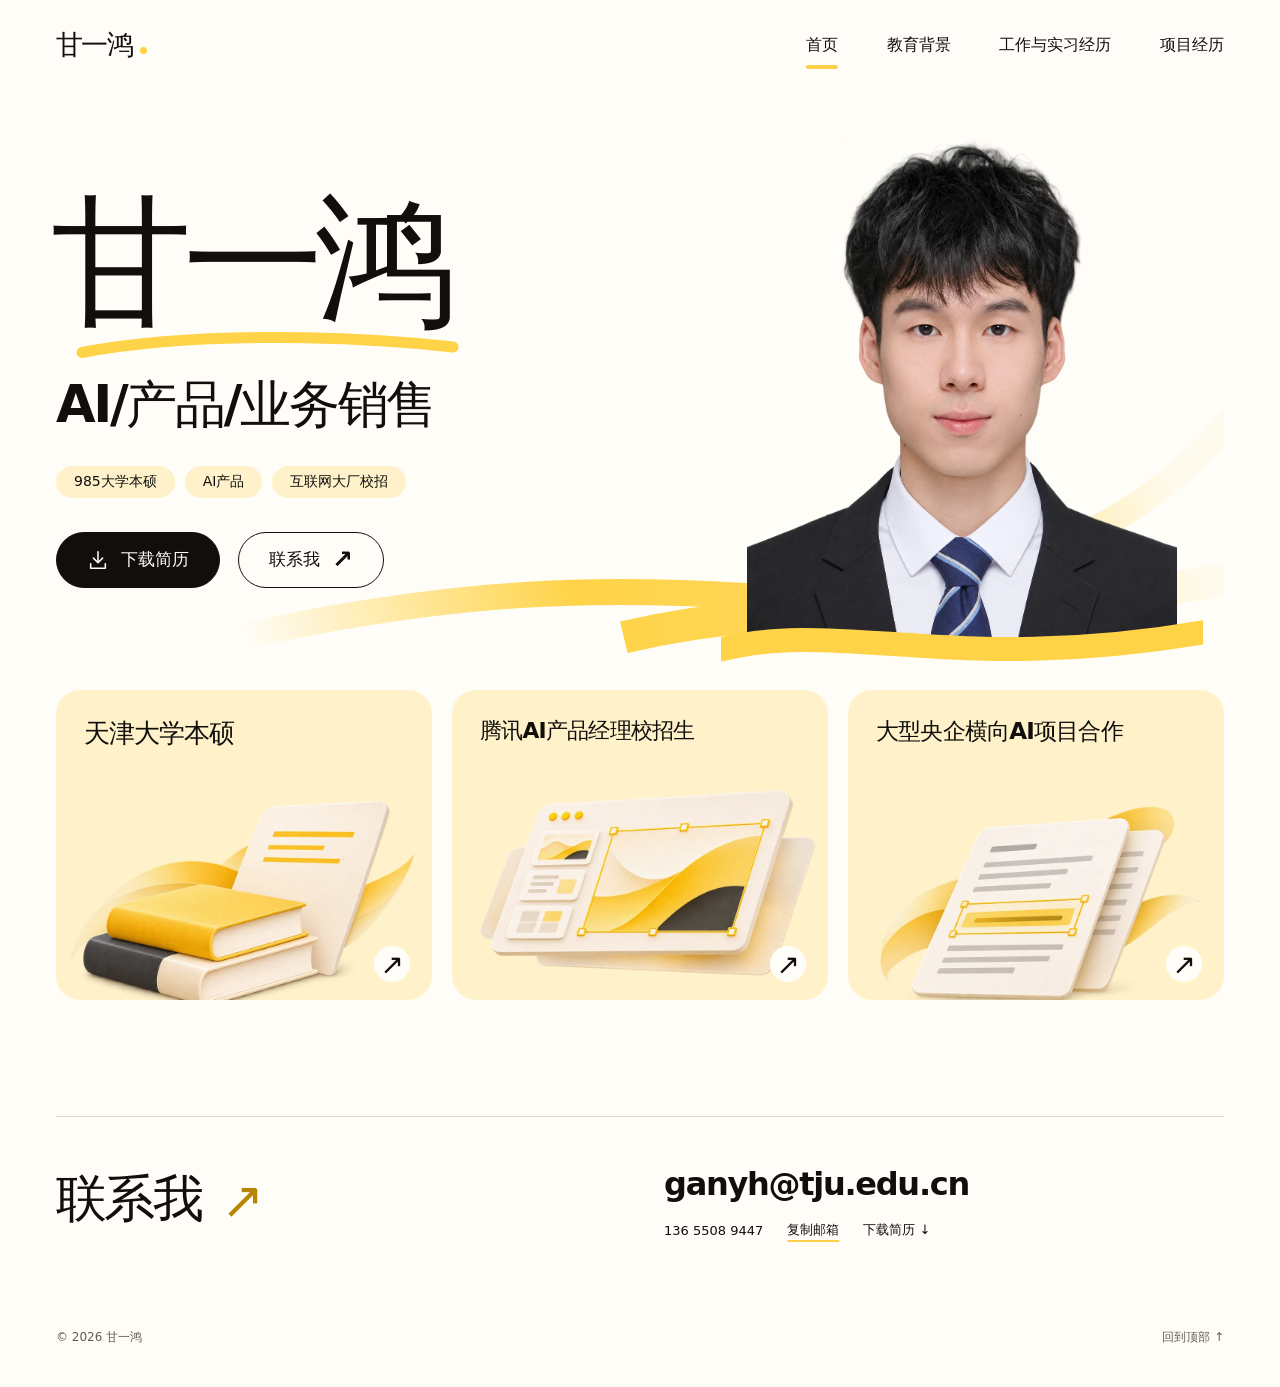
<file: index.html>
<!doctype html>
<html lang="zh-CN">
<head>
<meta charset="UTF-8">
<meta name="viewport" content="width=device-width, initial-scale=1, viewport-fit=cover">
<meta name="theme-color" content="#fffdf8">
<meta name="description" content="甘一鸿，天津大学本硕，职业方向：AI、产品、业务销售。腾讯Cheso与数势科技产品经历，以及国际工程合同风险分析系统企业合作项目。">
<meta property="og:title" content="首页 · 甘一鸿">
<meta property="og:description" content="天津大学本硕 · AI产品 · 互联网大厂校招">
<meta property="og:type" content="website">
<title>首页 · 甘一鸿</title>
<link rel="icon" href="assets/favicon.svg" type="image/svg+xml">
<link rel="stylesheet" href="theme.css">
<script src="app.js" defer></script>
<link rel="canonical" href="https://agan0615.github.io/portfolio/">
<meta property="og:url" content="https://agan0615.github.io/portfolio/">
<meta property="og:image" content="https://agan0615.github.io/portfolio/assets/portrait-hd.webp">
</head>
<body class="page-index">
<a class="skip-link" href="#main">跳转到主要内容</a>
<div class="reading-progress" aria-hidden="true"></div>
<header class="site-header" id="top"><div class="header-inner wrap">
<a class="brand" href="index.html" aria-label="甘一鸿的个人网站首页">甘一鸿<span class="brand-dot" aria-hidden="true"></span></a>
<button class="menu-toggle" type="button" aria-expanded="false" aria-controls="main-nav" hidden><span>菜单</span><span class="menu-lines" aria-hidden="true"></span></button>
<nav class="main-nav" id="main-nav" aria-label="主导航"><a href="index.html" aria-current="page">首页</a><a href="education.html">教育背景</a><a href="experience.html">工作与实习经历</a><a href="projects.html">项目经历</a></nav>
</div></header>
<main id="main"><section class="home-hero wrap" aria-labelledby="home-name">
<svg class="hero-ribbon" viewBox="0 0 1440 640" fill="none" aria-hidden="true"><defs><linearGradient id="ribbon-gold" x1="220" y1="600" x2="1330" y2="250" gradientUnits="userSpaceOnUse"><stop stop-color="#ffd348" stop-opacity="0"/><stop offset=".35" stop-color="#ffd348"/><stop offset=".78" stop-color="#ffda66"/><stop offset="1" stop-color="#fff4d1" stop-opacity=".25"/></linearGradient></defs><path d="M230 630C500 570 680 570 850 580C1130 600 1370 500 1495 300" stroke="url(#ribbon-gold)" stroke-width="32"/><path d="M700 631C950 572 1140 624 1495 549" stroke="url(#ribbon-gold)" stroke-width="40"/></svg>
<div class="home-intro hero-enter">
<h1 id="home-name">甘一鸿<svg viewBox="0 0 500 35" fill="none" aria-hidden="true"><path d="M14 27C140 3 332 3 483 20" stroke="#ffd348" stroke-width="14" stroke-linecap="round"/></svg></h1>
<p class="home-role home-directions">AI/产品/业务销售</p>
<ul class="personal-tags" aria-label="个人标签"><li>985大学本硕</li><li>AI产品</li><li>互联网大厂校招</li></ul>
<div class="hero-actions"><a class="button button-primary" href="assets/resume.pdf?v=20261120-2" download="甘一鸿-个人简历.pdf"><svg viewBox="0 0 24 24" fill="none" aria-hidden="true"><path d="M12 3v12m-5-5 5 5 5-5M4 16v5h16v-5" stroke="currentColor" stroke-width="1.7" stroke-linecap="round" stroke-linejoin="round"/></svg>下载简历</a><a class="button button-outline" href="#contact">联系我 <span aria-hidden="true">↗</span></a></div>
</div>
<div class="portrait-stage hero-enter" style="--enter-delay:120ms"><img class="profile-portrait" src="assets/portrait-hd.webp" width="1145" height="1374" alt="甘一鸿的个人照片" fetchpriority="high"><svg class="portrait-front-ribbon" viewBox="0 0 600 75" fill="none" aria-hidden="true"><path d="M-30 58C135 0 280 90 635 22" stroke="#ffd348" stroke-width="30"/></svg></div>
</section>
<nav class="chapter-gallery wrap" aria-label="了解我的经历">
<a class="chapter-link" href="education.html"><h2>天津大学本硕</h2><img src="assets/academic-art.webp" width="960" height="640" alt="" loading="lazy"><span class="chapter-arrow" aria-hidden="true">↗</span></a>
<a class="chapter-link" href="experience.html"><h2>腾讯AI产品经理校招生</h2><img src="assets/creative-art.webp" width="960" height="640" alt="" loading="lazy"><span class="chapter-arrow" aria-hidden="true">↗</span></a>
<a class="chapter-link" href="projects.html"><h2>大型央企横向<wbr>AI项目合作</h2><img src="assets/contract-art.webp" width="960" height="640" alt="" loading="lazy"><span class="chapter-arrow" aria-hidden="true">↗</span></a>
</nav>




</main>
<section class="contact-strip wrap" id="contact" aria-labelledby="contact-title">
<div><h2 id="contact-title">联系我<span aria-hidden="true">↗</span></h2></div>
<div class="contact-links"><a href="mailto:ganyh@tju.edu.cn" class="contact-email">ganyh@tju.edu.cn</a><div class="contact-small"><a href="tel:+8613655089447">136 5508 9447</a><button class="text-link" id="copy-email" type="button" hidden>复制邮箱</button><a href="assets/resume.pdf?v=20261120-2" download="甘一鸿-个人简历.pdf">下载简历 ↓</a></div><p class="copy-status" id="copy-status" role="status" aria-live="polite"></p></div>
</section>
<footer class="footer wrap"><span>© <span id="current-year">2026</span> 甘一鸿</span><a href="#top">回到顶部 ↑</a></footer>
<dialog class="image-dialog" aria-labelledby="image-dialog-title"><div class="image-dialog-heading"><h2 id="image-dialog-title">系统界面</h2><div class="image-dialog-actions"><button type="button" class="image-size-toggle" aria-pressed="false">原图尺寸</button><button type="button" class="dialog-close" aria-label="关闭大图">关闭 <span aria-hidden="true">×</span></button></div></div><div class="dialog-canvas" tabindex="0" aria-label="图片区域，可滚动查看"><img alt="" class="dialog-image"></div></dialog>
</body>
</html>
</file>
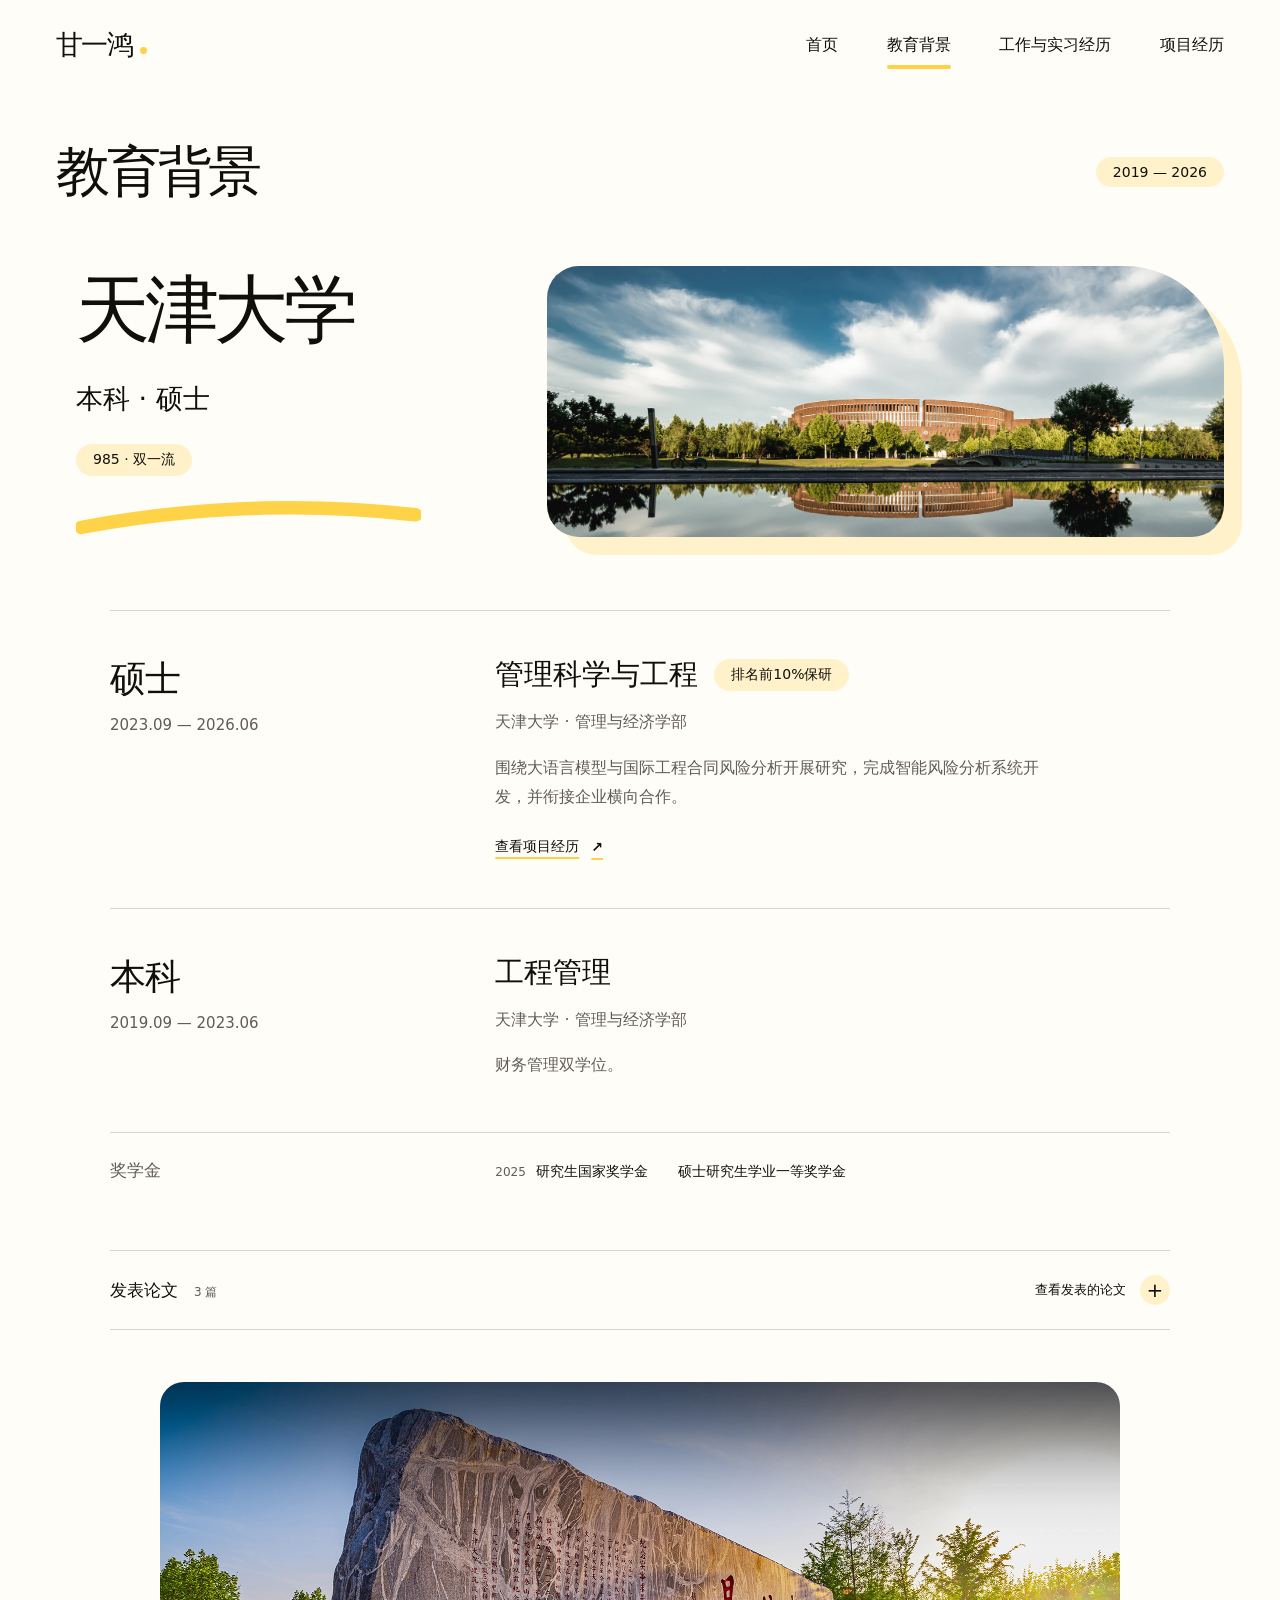
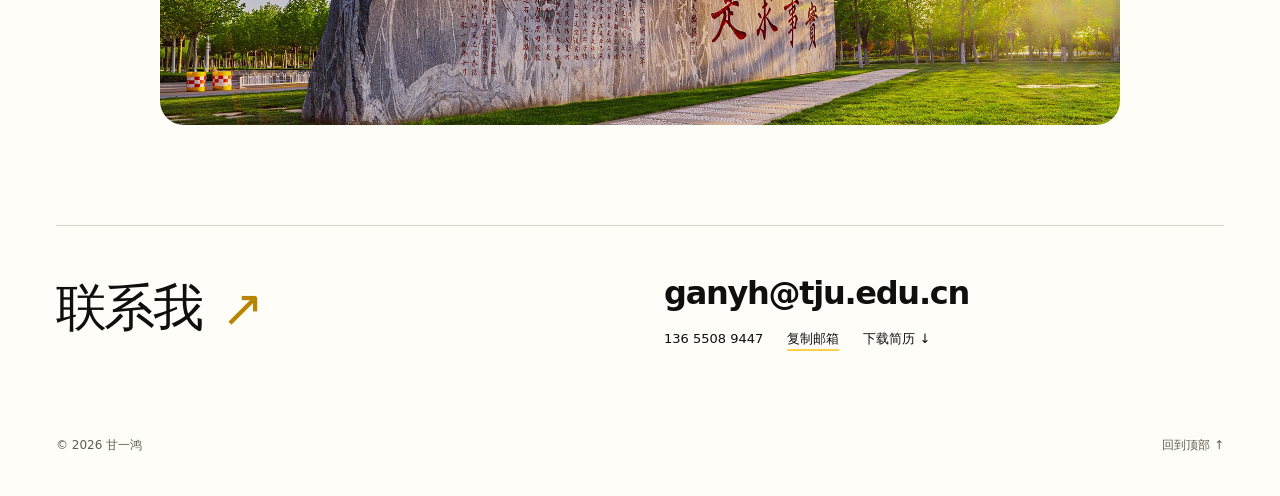
<file: education.html>
<!doctype html>
<html lang="zh-CN">
<head>
<meta charset="UTF-8">
<meta name="viewport" content="width=device-width, initial-scale=1, viewport-fit=cover">
<meta name="theme-color" content="#fffdf8">
<meta name="description" content="甘一鸿，天津大学本硕，职业方向：AI、产品、业务销售。腾讯Cheso与数势科技产品经历，以及国际工程合同风险分析系统企业合作项目。">
<meta property="og:title" content="教育背景 · 甘一鸿">
<meta property="og:description" content="天津大学本硕 · AI产品 · 互联网大厂校招">
<meta property="og:type" content="website">
<title>教育背景 · 甘一鸿</title>
<link rel="icon" href="assets/favicon.svg" type="image/svg+xml">
<link rel="stylesheet" href="theme.css">
<script src="app.js" defer></script>
<link rel="canonical" href="https://agan0615.github.io/portfolio/education.html">
<meta property="og:url" content="https://agan0615.github.io/portfolio/education.html">
<meta property="og:image" content="https://agan0615.github.io/portfolio/assets/portrait-hd.webp">
</head>
<body class="page-education">
<a class="skip-link" href="#main">跳转到主要内容</a>
<div class="reading-progress" aria-hidden="true"></div>
<header class="site-header" id="top"><div class="header-inner wrap">
<a class="brand" href="index.html" aria-label="甘一鸿的个人网站首页">甘一鸿<span class="brand-dot" aria-hidden="true"></span></a>
<button class="menu-toggle" type="button" aria-expanded="false" aria-controls="main-nav" hidden><span>菜单</span><span class="menu-lines" aria-hidden="true"></span></button>
<nav class="main-nav" id="main-nav" aria-label="主导航"><a href="index.html">首页</a><a href="education.html" aria-current="page">教育背景</a><a href="experience.html">工作与实习经历</a><a href="projects.html">项目经历</a></nav>
</div></header>
<main id="main"><section class="page-heading wrap hero-enter"><h1>教育背景</h1><span class="period-pill">2019 — 2026</span></section>
<section class="education-hero wrap" aria-labelledby="university-title"><div class="education-identity hero-enter"><h2 id="university-title">天津大学</h2><p>本科 · 硕士</p><span class="subtle-tag">985 · 双一流</span><svg viewBox="0 0 330 40" aria-hidden="true" fill="none"><path d="M5 30Q165 0 325 18" stroke="#ffd348" stroke-width="13" stroke-linecap="round"/></svg></div><div class="education-photo image-frame reveal"><img src="assets/tju-campus-hd.jpg" width="1920" height="701" alt="天津大学校园建筑、湖面与倒影" fetchpriority="high"></div></section>
<section class="degree-section wrap" aria-label="学位与专业">
<article class="degree-entry reveal"><div class="degree-label"><span>硕士</span><time>2023.09 — 2026.06</time></div><div class="degree-content"><h2>管理科学与工程<span class="subtle-tag">排名前10%保研</span></h2><p class="degree-school">天津大学 · 管理与经济学部</p><p>围绕大语言模型与国际工程合同风险分析开展研究，完成智能风险分析系统开发，并衔接企业横向合作。</p><a class="text-link" href="projects.html">查看项目经历 <span aria-hidden="true">↗</span></a></div></article>
<article class="degree-entry reveal"><div class="degree-label"><span>本科</span><time>2019.09 — 2023.06</time></div><div class="degree-content"><h2>工程管理</h2><p class="degree-school">天津大学 · 管理与经济学部</p><p>财务管理双学位。</p></div></article>
</section>
<section class="scholarships wrap reveal" aria-labelledby="award-title"><h2 id="award-title">奖学金</h2><ul><li><span>2025</span>研究生国家奖学金</li><li>硕士研究生学业一等奖学金</li></ul></section>
<section class="publications wrap reveal" id="publications" aria-labelledby="publications-title">
<details class="publications-disclosure"><summary><h2 class="publications-label" id="publications-title">发表论文<span class="publication-count">3 篇</span></h2><span class="publications-action">查看发表的论文 <span class="detail-plus" aria-hidden="true">+</span></span></summary>
<div class="publication-list">
<article class="publication-file"><a class="publication-open" href="assets/paper-contract-qa.pdf" target="_blank" rel="noopener noreferrer" title="Automating construction contract question answering using large language model and fine-tuning" aria-label="查看论文：Automating construction contract question answering using large language model and fine-tuning（新窗口打开 PDF）"><svg class="pdf-icon" viewBox="0 0 40 48" fill="none" aria-hidden="true"><path d="M8 1h16l12 12v29a5 5 0 0 1-5 5H8a5 5 0 0 1-5-5V6a5 5 0 0 1 5-5Z"/><path d="M24 1v12h12"/><text x="9" y="34">PDF</text></svg><span class="publication-info"><span class="publication-title">Automating construction contract question answering using large language model and fine-tuning</span><span class="publication-journal">Expert Systems with Applications</span></span></a><a class="publication-download" href="assets/paper-contract-qa.pdf" download="Gan-Contract-Question-Answering.pdf" aria-label="下载论文：Automating construction contract question answering using large language model and fine-tuning" title="下载 PDF"><svg viewBox="0 0 24 24" fill="none" aria-hidden="true"><path d="M12 3v12m-5-5 5 5 5-5M4 16v5h16v-5"/></svg></a></article>
<article class="publication-file"><a class="publication-open" href="assets/paper-long-contract-analysis.pdf" target="_blank" rel="noopener noreferrer" title="Application of large language models to intelligently analyze long construction contract texts" aria-label="查看论文：Application of large language models to intelligently analyze long construction contract texts（新窗口打开 PDF）"><svg class="pdf-icon" viewBox="0 0 40 48" fill="none" aria-hidden="true"><path d="M8 1h16l12 12v29a5 5 0 0 1-5 5H8a5 5 0 0 1-5-5V6a5 5 0 0 1 5-5Z"/><path d="M24 1v12h12"/><text x="9" y="34">PDF</text></svg><span class="publication-info"><span class="publication-title">Application of large language models to intelligently analyze long construction contract texts</span><span class="publication-journal">Construction Management and Economics</span></span></a><a class="publication-download" href="assets/paper-long-contract-analysis.pdf" download="Gan-Long-Contract-Analysis.pdf" aria-label="下载论文：Application of large language models to intelligently analyze long construction contract texts" title="下载 PDF"><svg viewBox="0 0 24 24" fill="none" aria-hidden="true"><path d="M12 3v12m-5-5 5 5 5-5M4 16v5h16v-5"/></svg></a></article>
<article class="publication-file"><a class="publication-open" href="assets/paper-interorganizational-trust.pdf" target="_blank" rel="noopener noreferrer" title="How to Build Interorganizational Trust in Construction Projects: A Meta-Analysis on Three Trust-Building Mechanisms" aria-label="查看论文作者稿：How to Build Interorganizational Trust in Construction Projects: A Meta-Analysis on Three Trust-Building Mechanisms（新窗口打开 PDF）"><svg class="pdf-icon" viewBox="0 0 40 48" fill="none" aria-hidden="true"><path d="M8 1h16l12 12v29a5 5 0 0 1-5 5H8a5 5 0 0 1-5-5V6a5 5 0 0 1 5-5Z"/><path d="M24 1v12h12"/><text x="9" y="34">PDF</text></svg><span class="publication-info"><span class="publication-title">How to Build Interorganizational Trust in Construction Projects: A Meta-Analysis on Three Trust-Building Mechanisms</span><span class="publication-journal">Journal of Management in Engineering <span class="manuscript-note">· 作者稿</span></span></span></a><a class="publication-download" href="assets/paper-interorganizational-trust.pdf" download="Gan-Interorganizational-Trust-Manuscript.pdf" aria-label="下载论文作者稿：How to Build Interorganizational Trust in Construction Projects: A Meta-Analysis on Three Trust-Building Mechanisms" title="下载 PDF"><svg viewBox="0 0 24 24" fill="none" aria-hidden="true"><path d="M12 3v12m-5-5 5 5 5-5M4 16v5h16v-5"/></svg></a></article>
</div></details></section>
<div class="campus-wide wrap reveal image-frame"><img src="assets/tju-motto-hd.webp" width="1920" height="685" alt="天津大学校园求是校训石与绿地" loading="lazy"></div>


</main>
<section class="contact-strip wrap" id="contact" aria-labelledby="contact-title">
<div><h2 id="contact-title">联系我<span aria-hidden="true">↗</span></h2></div>
<div class="contact-links"><a href="mailto:ganyh@tju.edu.cn" class="contact-email">ganyh@tju.edu.cn</a><div class="contact-small"><a href="tel:+8613655089447">136 5508 9447</a><button class="text-link" id="copy-email" type="button" hidden>复制邮箱</button><a href="assets/resume.pdf?v=20261120-2" download="甘一鸿-个人简历.pdf">下载简历 ↓</a></div><p class="copy-status" id="copy-status" role="status" aria-live="polite"></p></div>
</section>
<footer class="footer wrap"><span>© <span id="current-year">2026</span> 甘一鸿</span><a href="#top">回到顶部 ↑</a></footer>
<dialog class="image-dialog" aria-labelledby="image-dialog-title"><div class="image-dialog-heading"><h2 id="image-dialog-title">系统界面</h2><div class="image-dialog-actions"><button type="button" class="image-size-toggle" aria-pressed="false">原图尺寸</button><button type="button" class="dialog-close" aria-label="关闭大图">关闭 <span aria-hidden="true">×</span></button></div></div><div class="dialog-canvas" tabindex="0" aria-label="图片区域，可滚动查看"><img alt="" class="dialog-image"></div></dialog>
</body>
</html>
</file>
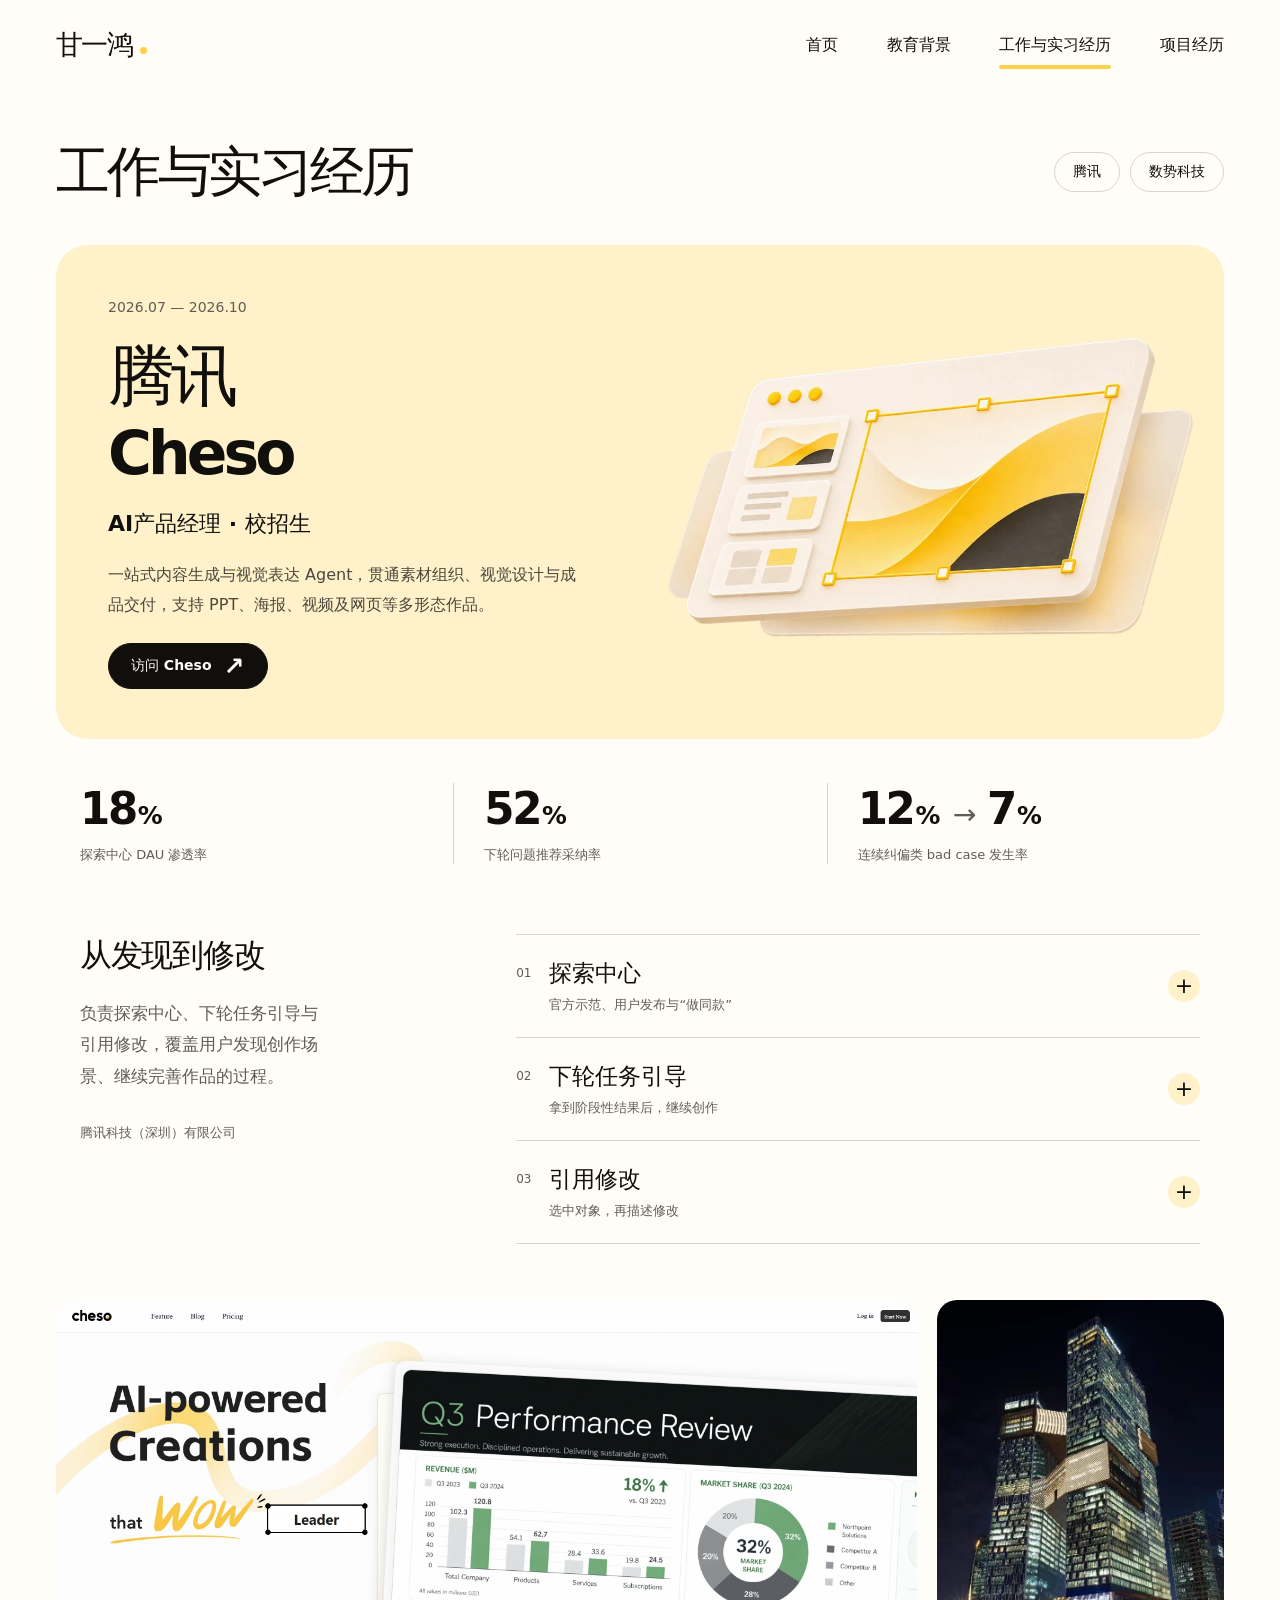
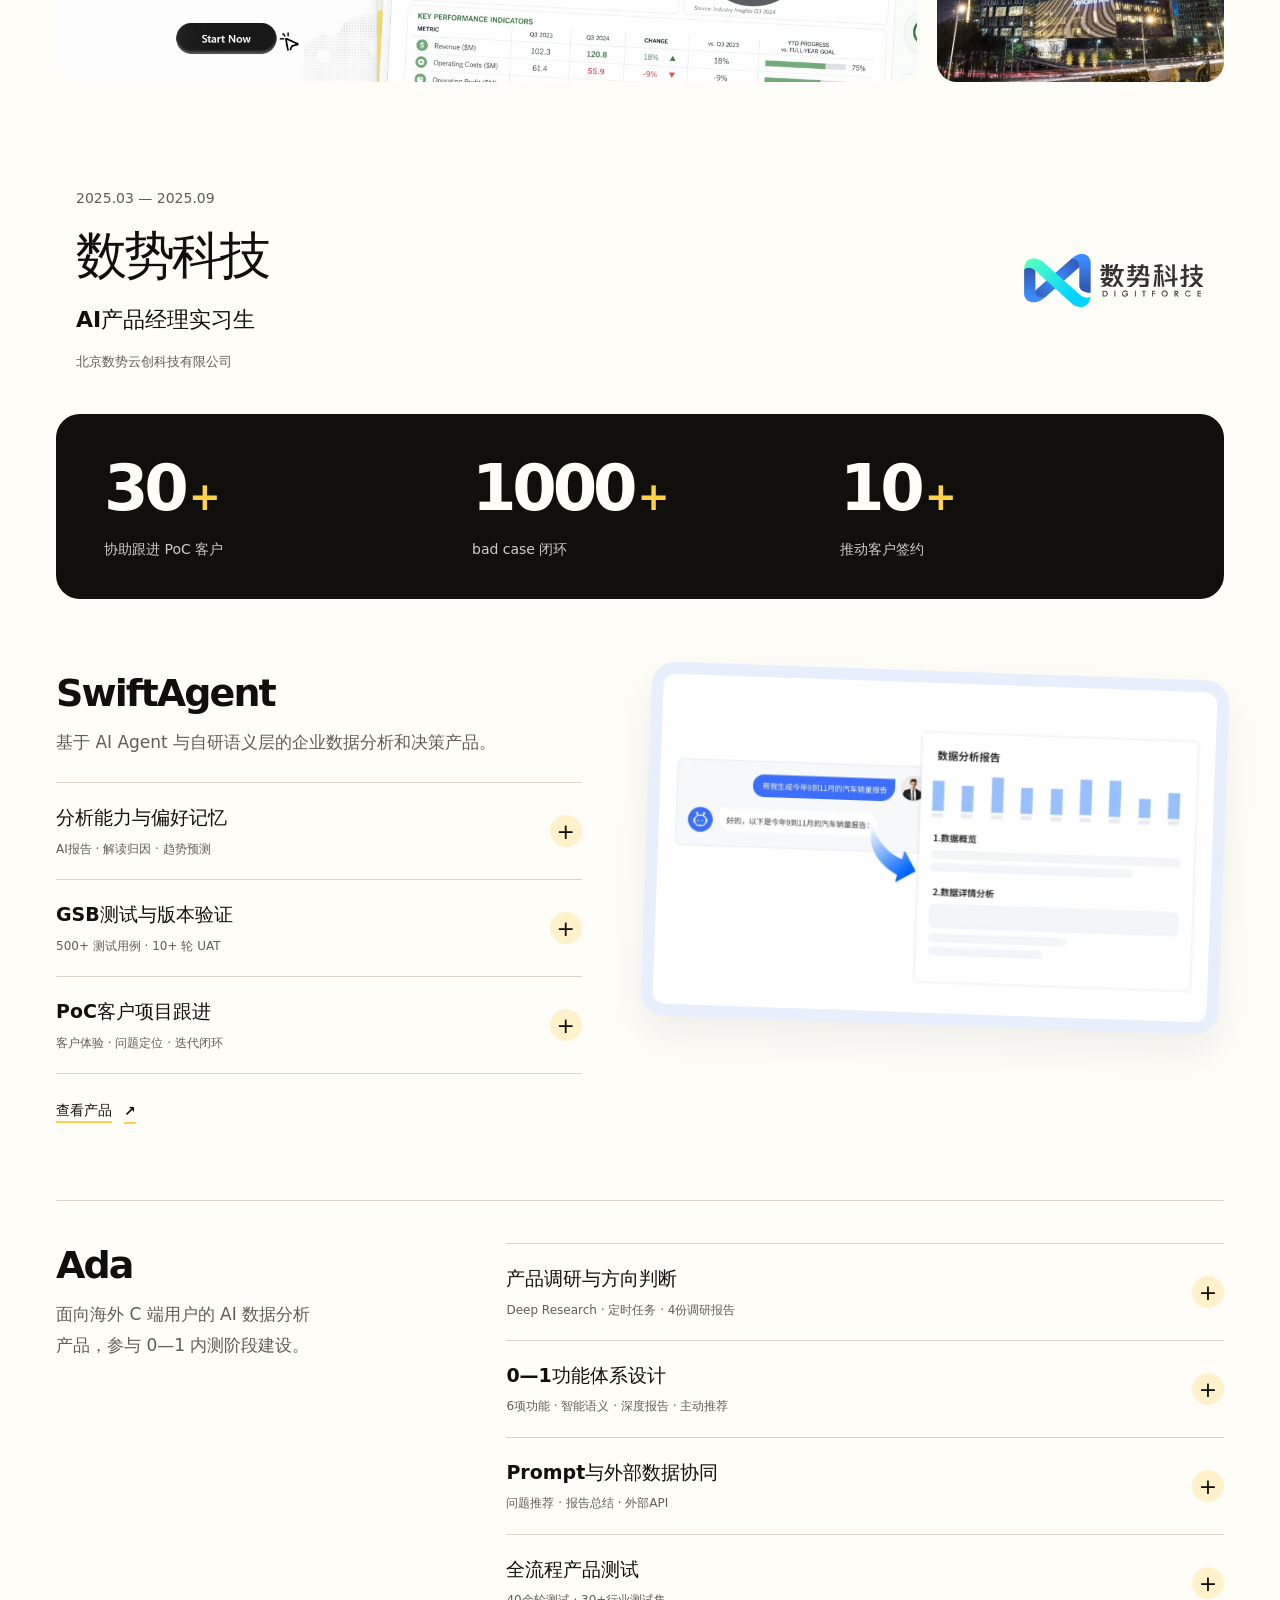
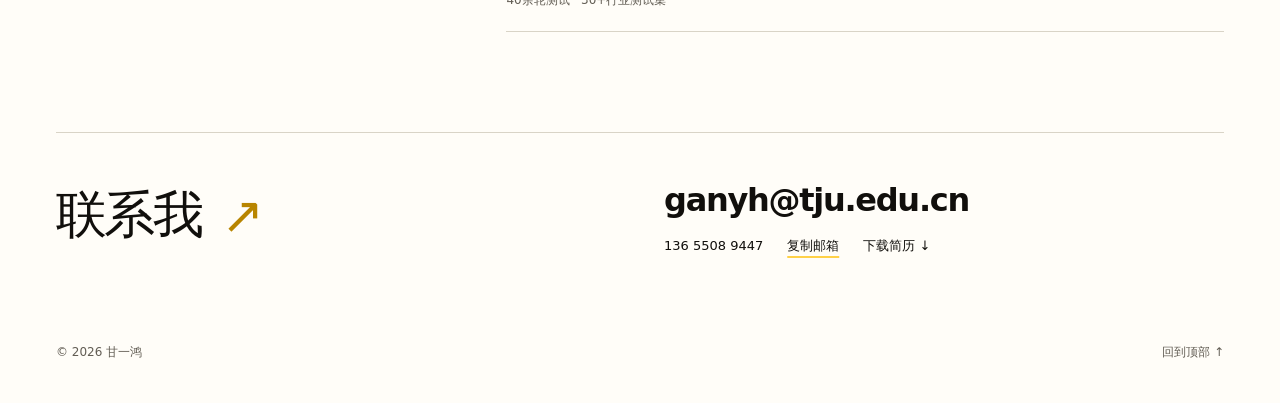
<file: experience.html>
<!doctype html>
<html lang="zh-CN">
<head>
<meta charset="UTF-8">
<meta name="viewport" content="width=device-width, initial-scale=1, viewport-fit=cover">
<meta name="theme-color" content="#fffdf8">
<meta name="description" content="甘一鸿，天津大学本硕，职业方向：AI、产品、业务销售。腾讯Cheso与数势科技产品经历，以及国际工程合同风险分析系统企业合作项目。">
<meta property="og:title" content="工作与实习经历 · 甘一鸿">
<meta property="og:description" content="天津大学本硕 · AI产品 · 互联网大厂校招">
<meta property="og:type" content="website">
<title>工作与实习经历 · 甘一鸿</title>
<link rel="icon" href="assets/favicon.svg" type="image/svg+xml">
<link rel="stylesheet" href="theme.css">
<script src="app.js" defer></script>
<link rel="canonical" href="https://agan0615.github.io/portfolio/experience.html">
<meta property="og:url" content="https://agan0615.github.io/portfolio/experience.html">
<meta property="og:image" content="https://agan0615.github.io/portfolio/assets/portrait-hd.webp">
</head>
<body class="page-experience">
<a class="skip-link" href="#main">跳转到主要内容</a>
<div class="reading-progress" aria-hidden="true"></div>
<header class="site-header" id="top"><div class="header-inner wrap">
<a class="brand" href="index.html" aria-label="甘一鸿的个人网站首页">甘一鸿<span class="brand-dot" aria-hidden="true"></span></a>
<button class="menu-toggle" type="button" aria-expanded="false" aria-controls="main-nav" hidden><span>菜单</span><span class="menu-lines" aria-hidden="true"></span></button>
<nav class="main-nav" id="main-nav" aria-label="主导航"><a href="index.html">首页</a><a href="education.html">教育背景</a><a href="experience.html" aria-current="page">工作与实习经历</a><a href="projects.html">项目经历</a></nav>
</div></header>
<main id="main"><section class="page-heading wrap hero-enter"><h1>工作与实习经历</h1><nav class="page-anchors" aria-label="经历导航"><a href="#tencent">腾讯</a><a href="#digitforce">数势科技</a></nav></section>
<article class="career-case wrap" id="tencent" aria-labelledby="tencent-title">
<div class="case-hero tencent-hero"><div class="case-hero-copy hero-enter"><p class="case-meta">2026.07 — 2026.10</p><h2 id="tencent-title">腾讯<span>Cheso</span></h2><p class="case-role">AI产品经理 · 校招生</p><p class="case-summary">一站式内容生成与视觉表达 Agent，贯通素材组织、视觉设计与成品交付，支持 PPT、海报、视频及网页等多形态作品。</p><a class="button button-primary button-small" href="https://cheso.ai/" target="_blank" rel="noopener noreferrer">访问 Cheso <span aria-hidden="true">↗</span><span class="sr-only">（在新窗口打开）</span></a></div><img class="case-hero-art" src="assets/creative-art.webp" width="960" height="640" alt="" fetchpriority="high"></div>
<dl class="tencent-outcomes reveal" aria-label="腾讯产品工作成果概览"><div><dt>探索中心 DAU 渗透率</dt><dd>18<span class="metric-unit">%</span></dd></div><div><dt>下轮问题推荐采纳率</dt><dd>52<span class="metric-unit">%</span></dd></div><div><dt>连续纠偏类 bad case 发生率</dt><dd>12<span class="metric-unit">%</span> <span class="metric-arrow">→</span> 7<span class="metric-unit">%</span></dd></div></dl>
<div class="case-body tencent-story"><div class="case-section-title"><h3>从发现到修改</h3><p>负责探索中心、下轮任务引导与引用修改，覆盖用户发现创作场景、继续完善作品的过程。</p><span class="company-legal">腾讯科技（深圳）有限公司</span></div><div class="feature-list">
<details class="feature-detail tencent-chapter"><summary><span class="chapter-number" aria-hidden="true">01</span><span class="chapter-title">探索中心<small>官方示范、用户发布与“做同款”</small></span><span class="detail-plus" aria-hidden="true">+</span></summary><div class="detail-copy"><p>新用户面对多形态创作，往往不清楚产品能做什么、结果能做到什么程度。我将探索中心设计为“官方精选示范＋用户发布”：冷启动先用 PGC 作品给出质量参照，再通过发布、审核与激励补充 UGC 内容。</p><p>两层内容都通过分享与“做同款”承接文件引用和项目复用，让用户能沿着参考作品开始创作。</p><dl class="chapter-results" aria-label="探索中心成果"><div><dt>DAU 渗透率</dt><dd>18%</dd></div><div><dt>“做同款”点击率</dt><dd>12%</dd></div><div><dt>内容浏览至内容消费<br>真实复用率</dt><dd>8%</dd></div></dl></div></details>
<details class="feature-detail tencent-chapter"><summary><span class="chapter-number" aria-hidden="true">02</span><span class="chapter-title">下轮任务引导<small>拿到阶段性结果后，继续创作</small></span><span class="detail-plus" aria-hidden="true">+</span></summary><div class="detail-copy"><p>用户拿到阶段性结果后，仍需要继续创作，但对话结束后缺少下一步引导，已有产品能力也不容易被再次发现。我独立设计可配置的任务结束引导位，统一接入下轮问题推荐、评价反馈、在线编辑与引用修改。</p><p>各引导项可灵活配置、按优先级展示，并结合用户行为设定触发条件、频控与退出规则。反馈收集同时覆盖反馈中心、任务失败后提示与反馈气泡，在具体使用卡点收集问题。</p><dl class="chapter-results" aria-label="任务引导成果"><div><dt>整体引导曝光点击率</dt><dd>13%</dd></div><div><dt>下轮问题推荐采纳率</dt><dd>52%</dd></div></dl></div></details>
<details class="feature-detail tencent-chapter"><summary><span class="chapter-number" aria-hidden="true">03</span><span class="chapter-title">引用修改<small>选中对象，再描述修改</small></span><span class="detail-plus" aria-hidden="true">+</span></summary><div class="detail-copy"><p>多形态产物完成后，用户仍需要在对话里反复描述“哪里要改、改哪一个元素”。我设计引用修改功能，让用户先在产物中选中区域或元素，明确编辑对象与范围，再用对话描述修改诉求。</p><p>用“指向＋对话”减少位置描述的歧义，降低意图对齐成本和连续纠偏。</p><dl class="chapter-results" aria-label="引用修改成果"><div><dt>引用修改用户发起率</dt><dd>16%</dd></div><div><dt>连续纠偏类 bad case 发生率</dt><dd>12% <span>→</span> 7%</dd></div></dl></div></details>
</div></div>
<div class="career-media reveal"><a class="image-frame cheso-preview" href="https://cheso.ai/" target="_blank" rel="noopener noreferrer" aria-label="查看 Cheso 官方产品"><img src="assets/cheso-home-hd.webp" width="2880" height="1840" alt="Cheso官网的创作与产品展示画面" loading="lazy"></a><div class="image-frame tencent-photo"><img src="assets/tencent-building-hd.jpg" width="1280" height="853" alt="腾讯滨海大厦" loading="lazy"></div></div>
</article>
<article class="career-case shushi-section wrap" id="digitforce" aria-labelledby="shushi-title">
<div class="company-heading reveal"><div><p class="case-meta">2025.03 — 2025.09</p><h2 id="shushi-title">数势科技</h2><p class="case-role">AI产品经理实习生</p><p class="company-legal">北京数势云创科技有限公司</p></div><img src="assets/digitforce-logo.svg" width="240" height="80" alt="数势科技标识" loading="lazy"></div>
<div class="poc-results reveal" aria-label="SwiftAgent项目成果"><div><strong>30<span>+</span></strong><p>协助跟进 PoC 客户</p></div><div><strong>1000<span>+</span></strong><p>bad case 闭环</p></div><div><strong>10<span>+</span></strong><p>推动客户签约</p></div></div>
<section class="product-story internship-story reveal" aria-labelledby="swift-title"><div class="product-story-copy"><h3 id="swift-title">SwiftAgent</h3><p class="product-description">基于 AI Agent 与自研语义层的企业数据分析和决策产品。</p>
<div class="internship-details" aria-label="SwiftAgent工作详情">
<details class="feature-detail"><summary><span>分析能力与偏好记忆<small>AI报告 · 解读归因 · 趋势预测</small></span><span class="detail-plus" aria-hidden="true">+</span></summary><div class="detail-copy"><p>为拓宽数据分析能力，深度参与 AI 报告、数据解读、归因和预测功能的需求分析、原型设计、PRD 撰写与落地，串联发现问题、定位问题、解决问题及预测趋势的分析流程。</p><p>参与记忆模块设计，将客户信息与提问习惯纳入偏好记忆，让后续分析主动贴合客户的使用偏好。</p></div></details>
<details class="feature-detail"><summary><span>GSB测试与版本验证<small>500+ 测试用例 · 10+ 轮 UAT</small></span><span class="detail-plus" aria-hidden="true">+</span></summary><div class="detail-copy"><p>主导设计数据分析通用测试与记忆专项测试用例 <strong>500+</strong>，利用 GSB 框架执行 <strong>10+ 轮</strong>产品 UAT 测试，定位 bad case 并协同研发修复，完成版本迭代的端到端验证。</p><p>评测中新版本的回答满意率较旧版本<strong>提升 30%</strong>。</p></div></details>
<details class="feature-detail"><summary><span>PoC客户项目跟进<small>客户体验 · 问题定位 · 迭代闭环</small></span><span class="detail-plus" aria-hidden="true">+</span></summary><div class="detail-copy"><p>协助跟进 <strong>30+ 客户</strong>的 PoC 阶段，开展体验沟通与反馈收集，精准定位问题并与研发对齐；全程跟进并闭环 <strong>1000+ bad case</strong>，推动 <strong>10+ 客户</strong>签约。</p></div></details>
</div><a class="text-link" href="https://digitforce.com/product/sa" target="_blank" rel="noopener noreferrer">查看产品 <span aria-hidden="true">↗</span><span class="sr-only">（在新窗口打开）</span></a></div>
<div class="image-frame swift-preview"><img src="assets/swiftagent-report.webp" width="1480" height="880" alt="SwiftAgent官方展示的自然语言问数与报告生成界面" loading="lazy"></div></section>
<section class="ada-section reveal" aria-labelledby="ada-title"><div><h3 id="ada-title">Ada</h3><p class="product-description">面向海外 C 端用户的 AI 数据分析产品，参与 0—1 内测阶段建设。</p></div>
<div class="ada-content internship-details" aria-label="Ada工作详情">
<details class="feature-detail"><summary><span>产品调研与方向判断<small>Deep Research · 定时任务 · 4份调研报告</small></span><span class="detail-plus" aria-hidden="true">+</span></summary><div class="detail-copy"><p>结合产品定位持续跟进相关产品动态，自主完成主流 AI 产品 Deep Research、定时任务等功能调研，产出 <strong>4 份调研报告</strong>，支持深度报告、任务订阅等场景的价值挖掘与功能设计。</p></div></details>
<details class="feature-detail"><summary><span>0—1功能体系设计<small>6项功能 · 智能语义 · 深度报告 · 主动推荐</small></span><span class="detail-plus" aria-hidden="true">+</span></summary><div class="detail-copy"><p>从 C 端用户视角，深度参与智能语义构建、深度报告、Feed 流推荐、任务订阅等 <strong>6 项功能</strong>的需求讨论、原型设计、PRD 撰写与评审。</p><p>智能语义构建将原始数据转化为可分析的语义，降低模型幻觉；深度报告按专业分析思路处理复杂问题，Feed 流与订阅让产品从被动问询延伸到主动输出。</p></div></details>
<details class="feature-detail"><summary><span>Prompt与外部数据协同<small>问题推荐 · 报告总结 · 外部API</small></span><span class="detail-plus" aria-hidden="true">+</span></summary><div class="detail-copy"><p>参与智能语义问题推荐、深度报告总结模块的 Prompt 编写与调试，协同研发验证推荐准确性和报告格式稳定性；自主调用外部数据 API，评估行业数据接入效果并与算法团队对齐。</p></div></details>
<details class="feature-detail"><summary><span>全流程产品测试<small>40余轮测试 · 30+行业测试集</small></span><span class="detail-plus" aria-hidden="true">+</span></summary><div class="detail-copy"><p>主导从数据导入到分析结果产出的 <strong>40 余轮全流程测试</strong>，覆盖多样化行业的 <strong>30+ 测试集</strong>，验证数据接入、语义构建与分析输出的核心链路，保障 0—1 产品流程跑通。</p></div></details>
</div></section>
</article>



</main>
<section class="contact-strip wrap" id="contact" aria-labelledby="contact-title">
<div><h2 id="contact-title">联系我<span aria-hidden="true">↗</span></h2></div>
<div class="contact-links"><a href="mailto:ganyh@tju.edu.cn" class="contact-email">ganyh@tju.edu.cn</a><div class="contact-small"><a href="tel:+8613655089447">136 5508 9447</a><button class="text-link" id="copy-email" type="button" hidden>复制邮箱</button><a href="assets/resume.pdf?v=20261120-2" download="甘一鸿-个人简历.pdf">下载简历 ↓</a></div><p class="copy-status" id="copy-status" role="status" aria-live="polite"></p></div>
</section>
<footer class="footer wrap"><span>© <span id="current-year">2026</span> 甘一鸿</span><a href="#top">回到顶部 ↑</a></footer>
<dialog class="image-dialog" aria-labelledby="image-dialog-title"><div class="image-dialog-heading"><h2 id="image-dialog-title">系统界面</h2><div class="image-dialog-actions"><button type="button" class="image-size-toggle" aria-pressed="false">原图尺寸</button><button type="button" class="dialog-close" aria-label="关闭大图">关闭 <span aria-hidden="true">×</span></button></div></div><div class="dialog-canvas" tabindex="0" aria-label="图片区域，可滚动查看"><img alt="" class="dialog-image"></div></dialog>
</body>
</html>
</file>
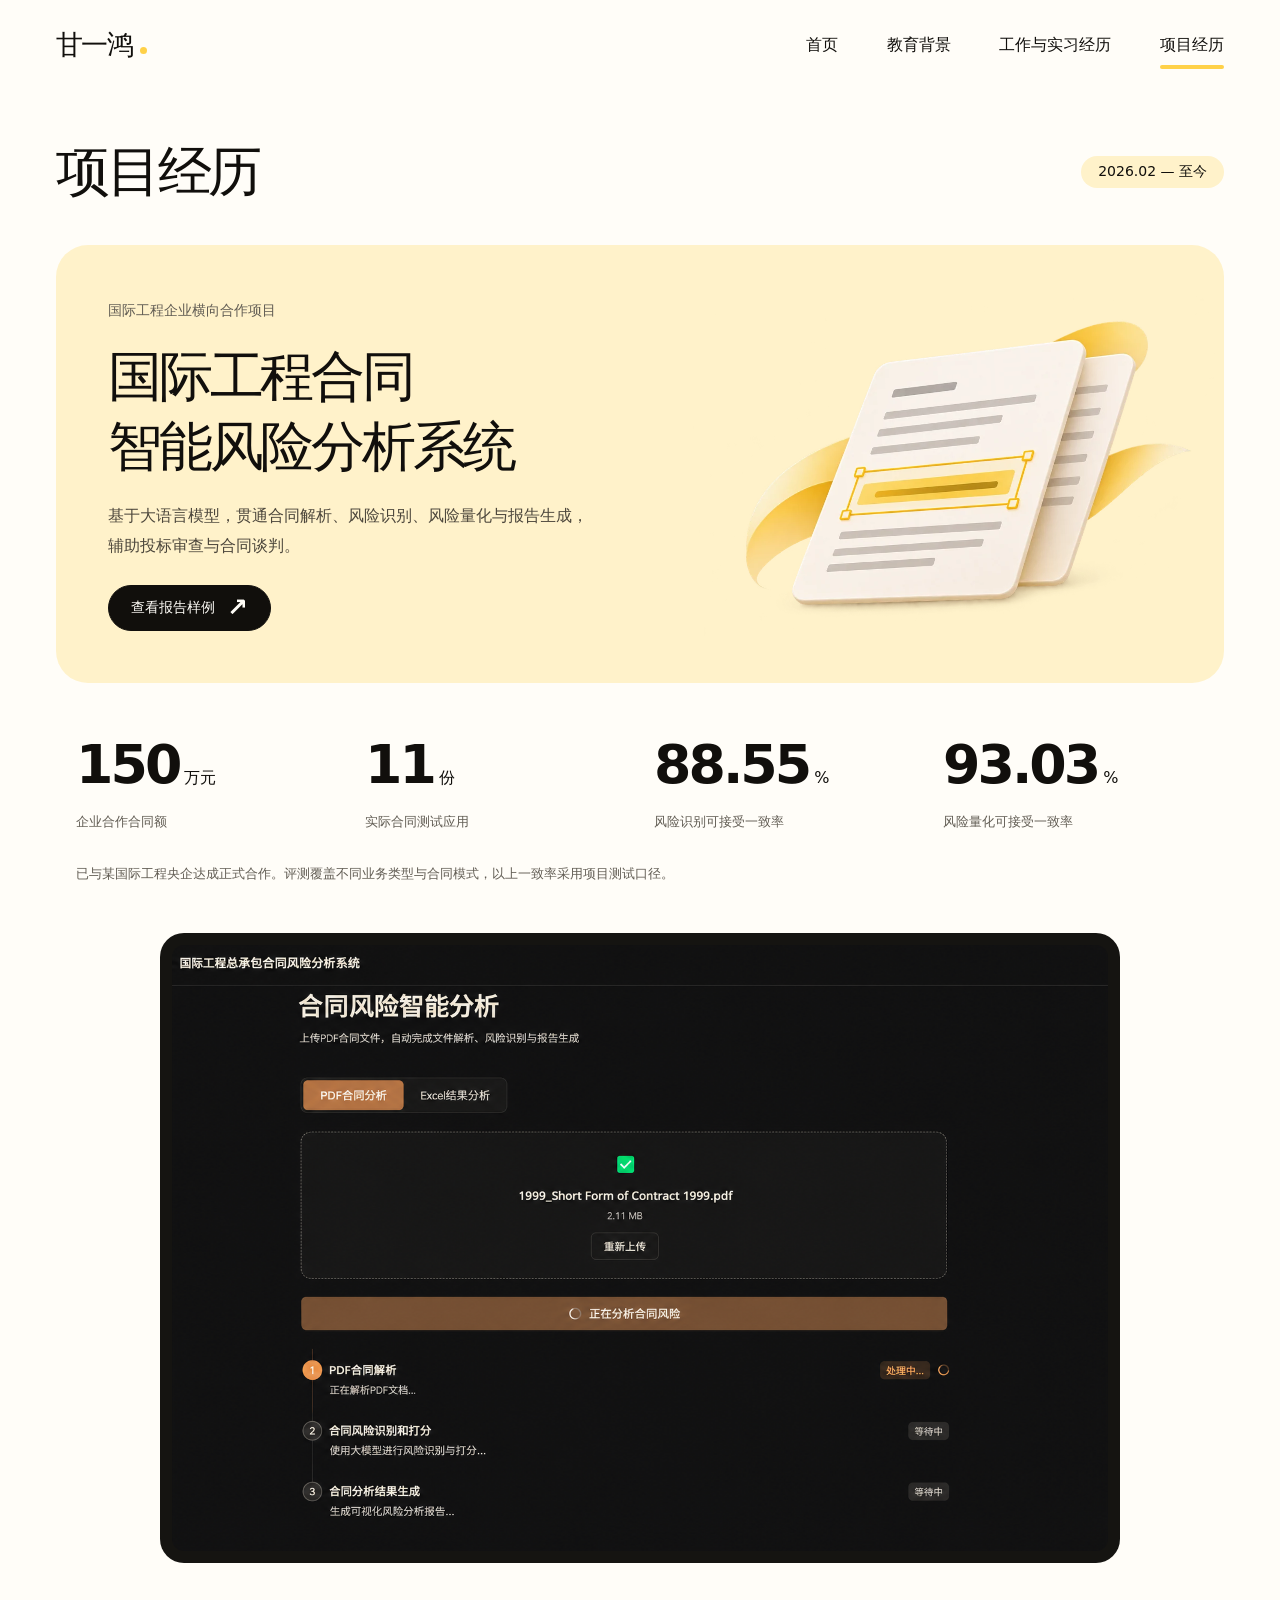
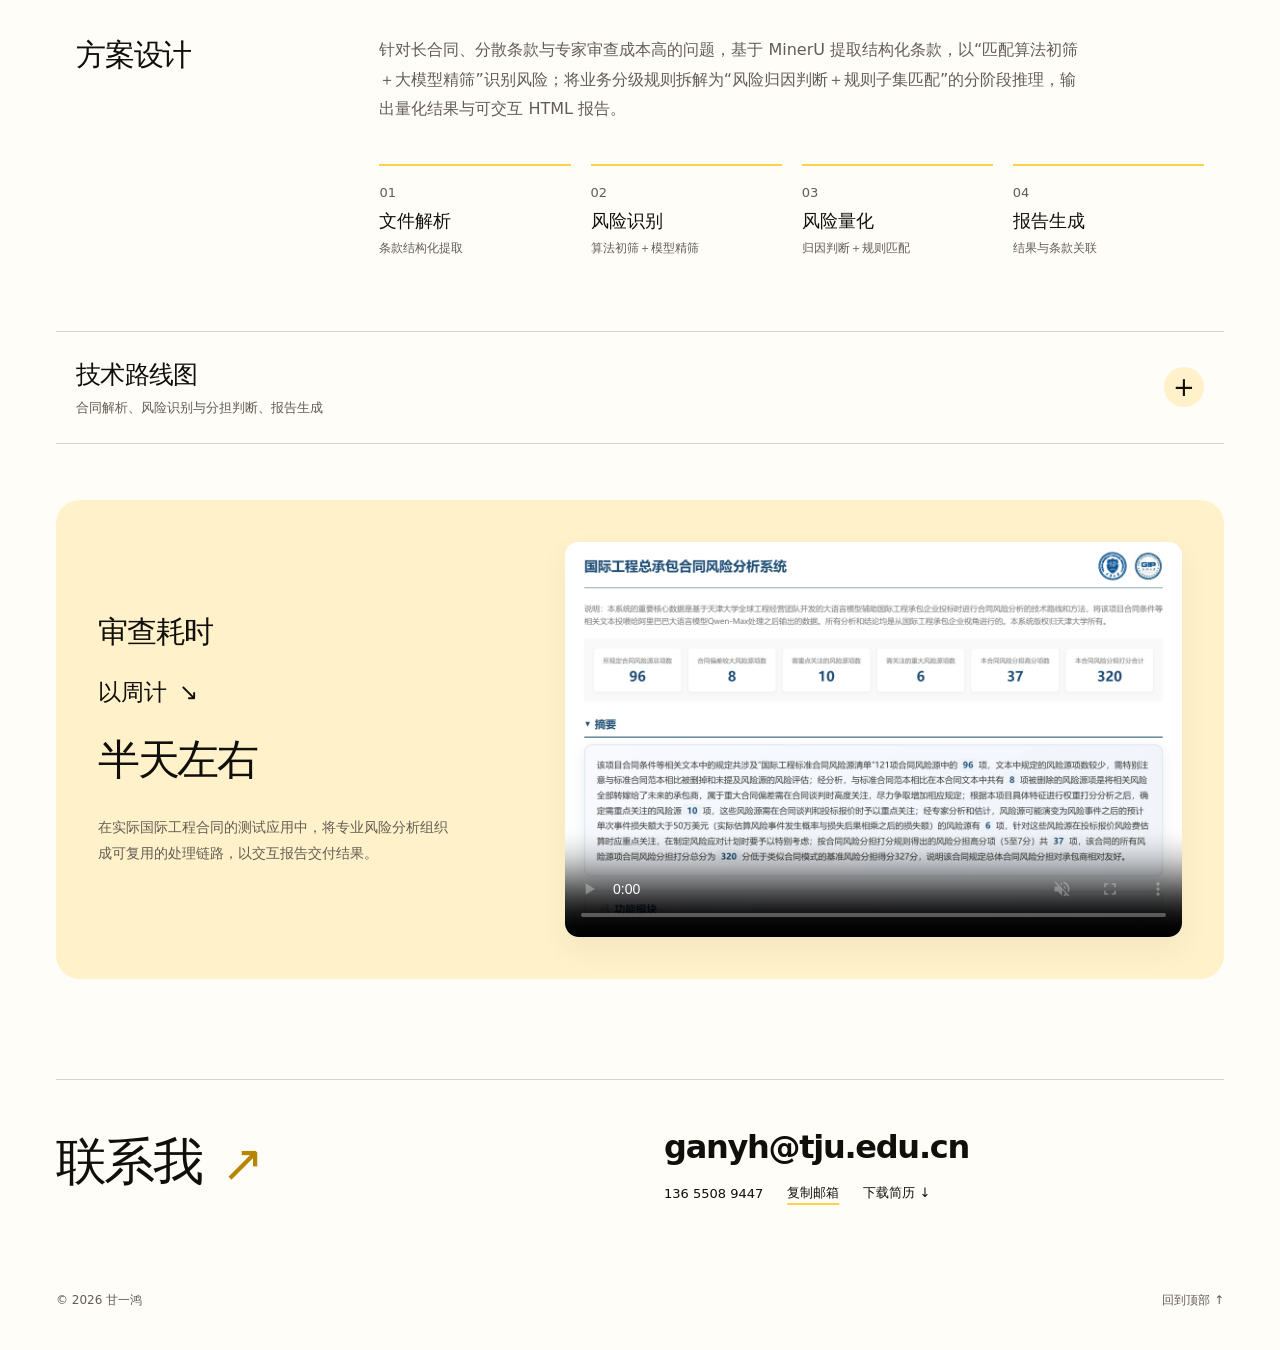
<file: projects.html>
<!doctype html>
<html lang="zh-CN">
<head>
<meta charset="UTF-8">
<meta name="viewport" content="width=device-width, initial-scale=1, viewport-fit=cover">
<meta name="theme-color" content="#fffdf8">
<meta name="description" content="甘一鸿，天津大学本硕，职业方向：AI、产品、业务销售。腾讯Cheso与数势科技产品经历，以及国际工程合同风险分析系统企业合作项目。">
<meta property="og:title" content="项目经历 · 甘一鸿">
<meta property="og:description" content="天津大学本硕 · AI产品 · 互联网大厂校招">
<meta property="og:type" content="website">
<title>项目经历 · 甘一鸿</title>
<link rel="icon" href="assets/favicon.svg" type="image/svg+xml">
<link rel="stylesheet" href="theme.css">
<script src="app.js" defer></script>
<link rel="canonical" href="https://agan0615.github.io/portfolio/projects.html">
<meta property="og:url" content="https://agan0615.github.io/portfolio/projects.html">
<meta property="og:image" content="https://agan0615.github.io/portfolio/assets/portrait-hd.webp">
</head>
<body class="page-projects">
<a class="skip-link" href="#main">跳转到主要内容</a>
<div class="reading-progress" aria-hidden="true"></div>
<header class="site-header" id="top"><div class="header-inner wrap">
<a class="brand" href="index.html" aria-label="甘一鸿的个人网站首页">甘一鸿<span class="brand-dot" aria-hidden="true"></span></a>
<button class="menu-toggle" type="button" aria-expanded="false" aria-controls="main-nav" hidden><span>菜单</span><span class="menu-lines" aria-hidden="true"></span></button>
<nav class="main-nav" id="main-nav" aria-label="主导航"><a href="index.html">首页</a><a href="education.html">教育背景</a><a href="experience.html">工作与实习经历</a><a href="projects.html" aria-current="page">项目经历</a></nav>
</div></header>
<main id="main"><section class="page-heading wrap hero-enter"><h1>项目经历</h1><span class="period-pill">2026.02 — 至今</span></section>
<article class="project-page wrap" aria-labelledby="contract-title">
<div class="case-hero contract-hero"><div class="case-hero-copy hero-enter"><p class="case-meta">国际工程企业横向合作项目</p><h2 id="contract-title">国际工程合同<br>智能风险分析系统</h2><p class="case-summary">基于大语言模型，贯通合同解析、风险识别、风险量化与报告生成，辅助投标审查与合同谈判。</p><a class="button button-primary button-small report-sample-link" href="https://agan0615.github.io/contract-risk-analysis-system/" target="_blank" rel="noopener noreferrer">查看报告样例 <span aria-hidden="true">↗</span><span class="sr-only">（在新窗口打开）</span></a></div><img class="case-hero-art" src="assets/contract-art.webp" width="960" height="640" alt="" fetchpriority="high"></div>
<section class="project-results reveal" aria-label="项目应用成果"><div><strong>150<span>万元</span></strong><p>企业合作合同额</p></div><div><strong>11<span>份</span></strong><p>实际合同测试应用</p></div><div><strong>88.55<span>%</span></strong><p>风险识别可接受一致率</p></div><div><strong>93.03<span>%</span></strong><p>风险量化可接受一致率</p></div></section>
<p class="results-note">已与某国际工程央企达成正式合作。评测覆盖不同业务类型与合同模式，以上一致率采用项目测试口径。</p>
<a class="project-report image-frame media-zoom reveal" href="assets/contract-system-hd.webp" data-image-title="合同风险智能分析 · 系统工作界面" target="_blank" rel="noopener noreferrer" aria-label="放大查看合同风险智能分析系统的工作界面"><img src="assets/contract-system-hd.webp" width="1559" height="1009" alt="合同风险智能分析系统界面清晰复原，保留合同上传、解析、风险识别评分及报告生成流程" loading="lazy"><span class="zoom-hint" aria-hidden="true">查看大图 ↗</span></a>
<section class="project-method reveal" aria-labelledby="method-title"><h3 id="method-title">方案设计</h3><div><p>针对长合同、分散条款与专家审查成本高的问题，基于 MinerU 提取结构化条款，以“匹配算法初筛＋大模型精筛”识别风险；将业务分级规则拆解为“风险归因判断＋规则子集匹配”的分阶段推理，输出量化结果与可交互 HTML 报告。</p><ol class="solution-flow"><li><span>01</span><h4>文件解析</h4><p>条款结构化提取</p></li><li><span>02</span><h4>风险识别</h4><p>算法初筛＋模型精筛</p></li><li><span>03</span><h4>风险量化</h4><p>归因判断＋规则匹配</p></li><li><span>04</span><h4>报告生成</h4><p>结果与条款关联</p></li></ol></div></section>
<details class="roadmap-disclosure"><summary><span><strong>技术路线图</strong><small>合同解析、风险识别与分担判断、报告生成</small></span><span class="roadmap-action" aria-hidden="true">+</span></summary><div class="roadmap-panel"><div class="roadmap-scroll"><a class="image-frame media-zoom" href="assets/technical-roadmap.webp" data-image-title="完整技术路线图" target="_blank" rel="noopener noreferrer" aria-label="放大查看完整技术路线图"><img src="assets/technical-roadmap-preview.webp" width="1600" height="2845" alt="用户提供的技术路线图第1页，完整展示合同文件解析、风险识别及风险分担判断、风险分析报告生成的系统方案" loading="lazy"></a></div><a class="roadmap-full-link media-zoom" href="assets/technical-roadmap.webp" data-image-title="完整技术路线图" target="_blank" rel="noopener noreferrer">查看完整路线图 <span aria-hidden="true">↗</span></a></div></details>
<section class="project-outcome reveal" aria-labelledby="outcome-title"><div><h3 id="outcome-title">审查耗时</h3><p class="time-comparison">以周计<span aria-hidden="true">↘</span><strong>半天左右</strong></p><p>在实际国际工程合同的测试应用中，将专业风险分析组织成可复用的处理链路，以交互报告交付结果。</p></div><div class="report-demo"><video class="report-video" data-report-demo controls muted loop playsinline preload="metadata" poster="assets/report-demo-poster.webp" width="1920" height="1230" aria-label="风险分析报告样例的高清滚动演示"><source src="assets/report-scroll-demo.mp4" type="video/mp4"></video></div></section>
</article>




</main>
<section class="contact-strip wrap" id="contact" aria-labelledby="contact-title">
<div><h2 id="contact-title">联系我<span aria-hidden="true">↗</span></h2></div>
<div class="contact-links"><a href="mailto:ganyh@tju.edu.cn" class="contact-email">ganyh@tju.edu.cn</a><div class="contact-small"><a href="tel:+8613655089447">136 5508 9447</a><button class="text-link" id="copy-email" type="button" hidden>复制邮箱</button><a href="assets/resume.pdf?v=20261120-2" download="甘一鸿-个人简历.pdf">下载简历 ↓</a></div><p class="copy-status" id="copy-status" role="status" aria-live="polite"></p></div>
</section>
<footer class="footer wrap"><span>© <span id="current-year">2026</span> 甘一鸿</span><a href="#top">回到顶部 ↑</a></footer>
<dialog class="image-dialog" aria-labelledby="image-dialog-title"><div class="image-dialog-heading"><h2 id="image-dialog-title">系统界面</h2><div class="image-dialog-actions"><button type="button" class="image-size-toggle" aria-pressed="false">原图尺寸</button><button type="button" class="dialog-close" aria-label="关闭大图">关闭 <span aria-hidden="true">×</span></button></div></div><div class="dialog-canvas" tabindex="0" aria-label="图片区域，可滚动查看"><img alt="" class="dialog-image"></div></dialog>
</body>
</html>
</file>
<file: theme.css>
:root {
  --paper: oklch(0.993 0.007 88);
  --ink: oklch(0.17 0.008 82);
  --muted: oklch(0.48 0.016 83);
  --yellow: oklch(0.88 0.157 88);
  --soft-yellow: oklch(0.965 0.055 89);
  --line: oklch(0.87 0.018 86);
  --ease: cubic-bezier(0.16,1,0.3,1);
  --page-width: 1376px;
  color-scheme: light;
  font-family: "Microsoft YaHei","PingFang SC","Noto Sans SC",system-ui,sans-serif;
  color: var(--ink);
  background: var(--paper);
  font-synthesis: none;
  -webkit-font-smoothing: antialiased;
  scroll-behavior: smooth;
  scroll-padding-top: 112px;
}
*,*::before,*::after { box-sizing: border-box; }
body { margin: 0; }
a { color: inherit; text-decoration: none; }
button { font: inherit; color: inherit; cursor: pointer; }
button,a { -webkit-tap-highlight-color: transparent; touch-action: manipulation; }
button { border: 0; }
img { display: block; max-width: 100%; }
svg { display: block; }
h1,h2,h3,h4,p,figure { margin: 0; }
h1,h2,h3,h4 { text-wrap: balance; }
p { line-height: 1.85; }
ul,ol { padding: 0; margin: 0; }
[hidden] { display: none !important; }
::selection { background: var(--yellow); color: var(--ink); }
:focus-visible { outline: 3px solid var(--ink); outline-offset: 6px; }
.wrap { width: min(calc(100% - 112px),var(--page-width)); margin-inline: auto; }
.sr-only { position: absolute; width: 1px; height: 1px; margin: -1px; overflow: hidden; clip: rect(0,0,0,0); white-space: nowrap; }
.skip-link { position: fixed; z-index: 100; top: -80px; left: 20px; padding: 14px 22px; color: var(--paper); background: var(--ink); border-radius: 8px; }
.skip-link:focus { top: 12px; }
.reading-progress { height: 3px; position: fixed; inset: 0 0 auto; z-index: 50; background: var(--yellow); transform: scaleX(var(--progress,0)); transform-origin: left; pointer-events: none; }
.site-header { position: sticky; top: 0; z-index: 30; background: var(--paper); transition: box-shadow 240ms var(--ease),background 240ms var(--ease); }
.site-header.is-scrolled { box-shadow: 0 1px 0 var(--line); background: oklch(0.993 0.007 88 / 0.96); backdrop-filter: blur(16px); }
.header-inner { min-height: 90px; display: flex; align-items: center; justify-content: space-between; gap: 32px; }
.brand { display: inline-flex; align-items: baseline; gap: 8px; white-space: nowrap; font-size: 27px; font-weight: 800; letter-spacing: -.06em; }
.brand-dot { width: 7px; height: 7px; border-radius: 50%; background: var(--yellow); }
.main-nav { display: flex; align-items: center; gap: clamp(22px,3.8vw,58px); }
.main-nav a { position: relative; padding: 19px 0; font-weight: 650; font-size: 16px; white-space: nowrap; }
.main-nav a::after { content: ""; position: absolute; bottom: 6px; left: 0; width: 100%; height: 4px; background: var(--yellow); transform: scaleX(0); transform-origin: left; transition: transform 230ms var(--ease); border-radius: 2px; }
.main-nav a[aria-current]::after,.main-nav a:hover::after { transform: scaleX(1); }
.menu-toggle { display: inline-flex; align-items: center; gap: 12px; min-height: 44px; background: transparent; padding: 4px 0 4px 16px; }
.menu-lines { display: block; width: 20px; height: 10px; border-block: 1.5px solid currentColor; transition: transform 200ms var(--ease); }
.menu-toggle[aria-expanded="true"] .menu-lines { transform: rotate(-12deg); }
.button { display: inline-flex; align-items: center; justify-content: center; gap: 12px; min-height: 56px; padding: 12px 30px; border-radius: 100px; font-size: 17px; font-weight: 650; border: 1.5px solid var(--ink); transition: transform 220ms var(--ease),background 220ms var(--ease),box-shadow 220ms var(--ease); }
.button svg { width: 22px; height: 22px; }
.button span[aria-hidden] { font-size: 25px; line-height: 1; }
.button-primary { color: var(--paper); background: var(--ink); }
.button-outline { background: transparent; }
.button-small { font-size: 14px; min-height: 46px; padding: 8px 22px; }
.text-link { display: inline-flex; gap: 12px; align-items: center; padding-block: 8px; background: transparent; border: 0; font-weight: 600; text-decoration: underline; text-decoration-color: var(--yellow); text-underline-offset: 6px; text-decoration-thickness: 2px; }
.home-hero { position: relative; isolation: isolate; background: var(--paper); min-height: 590px; display: grid; grid-template-columns: 1.2fr 1fr; align-items: center; gap: 16px; padding-block: 28px 32px; }
.hero-ribbon { position: absolute; inset: 0; height: 100%; width: 100%; z-index: -1; pointer-events: none; transform: translate3d(0,var(--hero-shift,0px),0); }
.home-intro { position: relative; z-index: 3; padding-block: 20px; }
.home-intro h1 { display: inline-block; position: relative; font-size: clamp(88px,11vw,156px); font-weight: 900; line-height: 1.2; letter-spacing: -.065em; margin-left: -.035em; padding-bottom: 16px; }
.home-intro h1 svg { position: absolute; left: 5%; bottom: 2px; width: 100%; height: 32px; z-index: -1; }
.home-role { font-size: clamp(38px,5vw,72px); font-weight: 800; letter-spacing: -.055em; line-height: 1.45; margin-top: 4px; white-space: nowrap; }
.home-role.home-directions { font-size: clamp(30px,4vw,58px); letter-spacing: -.045em; }
@media (max-width: 699px) {
  .home-role.home-directions { font-size: clamp(27px,8.2vw,42px); }
}
.personal-tags { display: flex; flex-wrap: wrap; gap: 10px; list-style: none; margin-top: 24px; }
.personal-tags li { background: var(--soft-yellow); padding: 7px 18px; border-radius: 100px; font-size: 14px; white-space: nowrap; }
.hero-actions { display: flex; flex-wrap: wrap; gap: 18px; margin-top: 34px; }
.portrait-stage { position: relative; align-self: end; justify-self: center; width: min(100%,430px); margin-bottom: 0; background: var(--paper); }
.original-portrait { width: 100%; height: auto; aspect-ratio: 5 / 6; mix-blend-mode: multiply; }
.portrait-front-ribbon { position: absolute; width: 112%; height: 60px; bottom: -22px; left: -6%; }
.chapter-gallery { display: grid; grid-template-columns: repeat(3,minmax(0,1fr)); gap: 20px; padding-top: 10px; padding-bottom: 16px; }
.chapter-link { position: relative; isolation: isolate; display: block; height: 310px; background: var(--soft-yellow); border-radius: 24px; overflow: hidden; transition: background 220ms var(--ease); }
.chapter-link h2 { position: relative; z-index: 2; padding: 26px 28px 0; font-size: clamp(22px,2.05vw,30px); line-height: 1.35; letter-spacing: -.035em; }
.chapter-link h2 span { display: block; font-size: .82em; margin-top: 3px; }
.chapter-link img { position: absolute; width: 100%; max-width: none; height: auto; left: 0; bottom: -25px; z-index: -1; transition: transform 600ms var(--ease); }
.chapter-link:nth-child(2) img { width: 102%; left: 1%; bottom: -3px; }
.chapter-link:nth-child(3) img { width: 100%; bottom: -22px; }
.chapter-arrow { position: absolute; right: 22px; bottom: 18px; width: 36px; height: 36px; display: grid; place-items: center; font-size: 28px; background: var(--paper); border-radius: 50%; transition: transform 220ms var(--ease); }
.page-heading { display: flex; align-items: center; justify-content: space-between; gap: 24px; padding-block: 48px 40px; }
.page-heading h1 { font-size: clamp(36px,4.2vw,60px); font-weight: 800; letter-spacing: -.06em; line-height: 1.25; }
.period-pill,.subtle-tag { display: inline-block; border-radius: 100px; background: var(--soft-yellow); padding: 7px 17px; font-size: 14px; font-weight: 500; white-space: nowrap; }
.page-anchors { display: flex; align-items: center; gap: 10px; }
.page-anchors a { font-size: 14px; padding: 10px 18px; border: 1px solid var(--line); border-radius: 100px; }
.page-anchors a:hover { background: var(--soft-yellow); border-color: var(--yellow); }
.image-frame { position: relative; overflow: hidden; background: oklch(0.96 0.018 87); }
.image-frame img { width: 100%; height: auto; }
.image-fallback { display: grid; place-items: center; min-height: 180px; padding: 24px; font-size: 15px; line-height: 1.6; text-align: center; color: var(--muted); overflow-wrap: anywhere; }
.education-hero { display: grid; grid-template-columns: .8fr 1.2fr; align-items: center; gap: 40px; padding-block: 20px 72px; }
.education-identity { position: relative; padding-left: 20px; }
.education-identity h2 { font-size: clamp(50px,5.8vw,84px); letter-spacing: -.065em; font-weight: 800; line-height: 1.2; }
.education-identity p { font-size: 27px; margin-top: 20px; }
.education-identity .subtle-tag { margin-top: 20px; }
.education-identity svg { width: 80%; margin-top: 20px; }
.education-photo { border-radius: 32px 100px 32px 32px; box-shadow: 18px 18px 0 var(--soft-yellow); }
.education-photo img { aspect-ratio: 1.5; object-fit: cover; }
.degree-section { max-width: 1060px; }
.degree-entry { display: grid; grid-template-columns: .75fr 1.5fr; gap: 48px; padding-block: 44px; border-top: 1px solid var(--line); }
.degree-label { display: flex; flex-direction: column; gap: 12px; }
.degree-label > span { font-size: 36px; font-weight: 750; letter-spacing: -.04em; }
.degree-label time { color: var(--muted); font-size: 15px; font-variant-numeric: tabular-nums; }
.degree-content h2 { font-size: 29px; display: flex; align-items: center; flex-wrap: wrap; gap: 16px; }
.degree-content p { max-width: 560px; font-size: 16px; color: var(--muted); }
.degree-school { margin-block: 12px 16px; }
.degree-content .text-link { margin-top: 18px; font-size: 14px; }
.award-section { position: relative; display: flex; align-items: center; justify-content: space-between; gap: 36px; padding: 28px 48px; margin-block: 56px 48px; border-radius: 24px; background: var(--yellow); }
.award-year { font-size: clamp(56px,7vw,100px); line-height: 1; font-weight: 800; letter-spacing: -.07em; }
.award-section h2 { font-size: clamp(24px,2.6vw,38px); letter-spacing: -.045em; }
.award-section > svg { width: 76px; height: 76px; }
.campus-wide { height: 330px; border-radius: 24px; }
.campus-wide img { height: 100%; object-fit: cover; object-position: 50% 57%; }
.career-case,.project-page { scroll-margin-top: 120px; }
.case-hero { position: relative; isolation: isolate; overflow: hidden; display: grid; grid-template-columns: 1fr 1fr; align-items: center; gap: 12px; padding: 50px 52px; background: var(--soft-yellow); border-radius: 32px; }
.case-hero-copy { z-index: 2; min-width: 0; }
.case-meta { font-size: 14px; color: var(--muted); margin-bottom: 18px; font-variant-numeric: tabular-nums; }
.case-hero h2 { font-size: clamp(48px,5.2vw,76px); line-height: 1.14; letter-spacing: -.06em; font-weight: 800; }
.tencent-hero h2 span { display: block; font-size: .9em; margin-top: 4px; letter-spacing: -.065em; }
.case-role { font-size: 22px; font-weight: 650; margin-top: 20px; line-height: 1.5; }
.case-summary { font-size: 16px; margin-top: 20px; max-width: 480px; color: oklch(0.4 0.02 83); }
.case-hero .button { margin-top: 24px; }
.case-hero-art { width: 116%; max-width: none; height: auto; margin-left: -4%; transform: rotate(-3deg); }
.case-body { display: grid; grid-template-columns: .7fr 1.3fr; gap: 68px; padding: 76px 24px 56px; }
.case-section-title h3 { font-size: 32px; letter-spacing: -.04em; }
.case-section-title > p { margin-top: 20px; max-width: 240px; color: var(--muted); font-size: 17px; }
.company-legal { display: block; font-size: 13px; color: var(--muted); margin-top: 32px; }
.feature-list { min-width: 0; }
.feature-detail { border-top: 1px solid var(--line); }
.feature-detail:last-child { border-bottom: 1px solid var(--line); }
.feature-detail summary { list-style: none; display: flex; align-items: center; justify-content: space-between; gap: 16px; cursor: pointer; padding: 23px 0; font-size: 23px; font-weight: 650; }
.feature-detail summary::-webkit-details-marker { display: none; }
.feature-detail summary small { display: block; font-size: 13px; font-weight: 400; color: var(--muted); margin-top: 7px; }
.detail-plus { width: 32px; height: 32px; flex: 0 0 auto; border-radius: 50%; background: var(--soft-yellow); display: grid; place-items: center; font-size: 22px; font-weight: 400; transition: transform 240ms var(--ease); }
.feature-detail[open] .detail-plus { transform: rotate(45deg); background: var(--yellow); }
.feature-detail > p { padding: 0 32px 25px 0; font-size: 15px; color: var(--muted); max-width: 65ch; }

/* Tencent: a quiet result overview, followed by three connected case chapters. */
.tencent-outcomes { display: grid; grid-template-columns: repeat(3, minmax(0, 1fr)); margin: 0; padding: 44px 24px 34px; }
.tencent-outcomes > div { display: flex; flex-direction: column-reverse; gap: 10px; padding: 0 30px; }
.tencent-outcomes > div:first-child { padding-left: 0; }
.tencent-outcomes > div + div { border-left: 1px solid var(--line); }
.tencent-outcomes dt { color: var(--muted); font-size: 13px; }
.tencent-outcomes dd { margin: 0; font-size: clamp(28px, 3.4vw, 46px); line-height: 1.2; font-weight: 650; letter-spacing: -.055em; white-space: nowrap; font-variant-numeric: tabular-nums; }
.tencent-outcomes .metric-unit { font-size: .57em; letter-spacing: 0; margin-left: 2px; }
.tencent-outcomes .metric-arrow { color: var(--muted); font-size: .65em; font-weight: 400; }
.case-body.tencent-story { padding-top: 36px; }
.tencent-chapter summary { gap: 18px; }
.chapter-number { color: var(--muted); font-size: 12px; font-weight: 400; align-self: flex-start; padding-top: 8px; font-variant-numeric: tabular-nums; }
.chapter-title { flex: 1; }
.tencent-chapter .detail-plus { flex-shrink: 0; }
.tencent-chapter .detail-copy { padding-left: 32px; padding-right: 0; }
.chapter-results { display: flex; flex-wrap: wrap; gap: 24px 28px; margin: 0; padding-top: 22px; }
.chapter-results > div { display: grid; grid-template-rows: auto 1fr; gap: 7px; flex: 1 1 140px; }
.chapter-results dt { grid-row: 2; }
.chapter-results dd { grid-row: 1; }
.chapter-results dt { color: var(--muted); font-size: 11px; line-height: 1.7; }
.chapter-results dd { margin: 0; color: var(--ink); font-size: 24px; line-height: 1.3; font-weight: 600; white-space: nowrap; font-variant-numeric: tabular-nums; letter-spacing: -.035em; }
.chapter-results dd > span { color: var(--muted); font-size: .7em; font-weight: 400; }
.chapter-results dd > .result-unit { margin-left: 3px; font-size: .55em; }

/* Publications use the visual language of files, with native PDF viewing/downloads. */
.publications { max-width: 1060px; margin-bottom: 52px; }
.publications-disclosure { border-top: 1px solid var(--line); border-bottom: 1px solid var(--line); }
.publications-disclosure > summary { display: flex; align-items: center; justify-content: space-between; gap: 20px; list-style: none; cursor: pointer; padding: 24px 0; }
.publications-disclosure > summary::-webkit-details-marker { display: none; }
.publications-label { display: flex; align-items: baseline; gap: 16px; font-size: 17px; font-weight: 600; }
.publication-count { color: var(--muted); font-size: 12px; font-weight: 400; }
.publications-action { display: flex; align-items: center; gap: 14px; font-size: 13px; font-weight: 500; }
.publications-action .detail-plus { width: 30px; height: 30px; font-size: 20px; }
.publications-disclosure[open] .detail-plus { transform: rotate(45deg); background: var(--yellow); }
.publication-list { display: grid; grid-template-columns: repeat(3, minmax(0, 1fr)); gap: 24px; padding-bottom: 28px; }
.publication-file { min-width: 0; display: grid; grid-template-columns: minmax(0, 1fr) 32px; align-items: start; column-gap: 8px; padding-top: 22px; border-top: 1px solid var(--line); }
.publication-open { display: grid; grid-template-columns: 31px minmax(0, 1fr); align-items: start; gap: 13px; min-width: 0; border-radius: 4px; }
.pdf-icon { width: 31px; height: 38px; color: var(--ink); }
.pdf-icon path { stroke: currentColor; stroke-width: 1.3; stroke-linejoin: round; }
.pdf-icon text { font: 600 9px Arial, sans-serif; fill: currentColor; }
.publication-info { display: block; min-width: 0; }
.publication-title { display: block; overflow: hidden; text-overflow: ellipsis; white-space: nowrap; font-size: 14px; font-weight: 600; line-height: 1.7; }
.publication-journal { display: block; color: var(--muted); font-size: 11px; line-height: 1.8; margin-top: 6px; }
.manuscript-note { white-space: nowrap; }
.publication-download { display: flex; align-items: center; justify-content: center; width: 32px; height: 32px; color: var(--muted); border-radius: 50%; transition: background .2s, color .2s; }
.publication-download svg { width: 16px; height: 16px; stroke: currentColor; stroke-width: 1.5; stroke-linecap: round; stroke-linejoin: round; }
.publication-open:hover .publication-title { text-decoration: underline; text-underline-offset: 4px; }
.publication-download:hover { color: var(--ink); background: var(--yellow); }
@media (max-width: 1000px) {
  .tencent-outcomes > div { padding-inline: 20px; }
  .publication-list { grid-template-columns: 1fr; gap: 0; padding-bottom: 12px; }
  .publication-file { padding-block: 18px; }
  .publication-journal { margin-top: 3px; }
}
@media (max-width: 699px) {
  .tencent-outcomes { grid-template-columns: 1fr; padding: 26px 0 0; }
  .tencent-outcomes > div { flex-direction: row-reverse; justify-content: space-between; align-items: center; gap: 16px; padding: 19px 0; }
  .tencent-outcomes > div + div { border-left: 0; border-top: 1px solid var(--line); }
  .tencent-outcomes dt { max-width: 126px; font-size: 12px; text-align: right; }
  .tencent-outcomes dd { font-size: 30px; letter-spacing: -.04em; }
  .case-body.tencent-story { padding-top: 28px; }
  .tencent-chapter .detail-copy { padding-left: 0; }
  .chapter-number { padding-top: 5px; font-size: 11px; }
  .chapter-results { gap: 20px; padding-top: 20px; }
  .chapter-results > div { flex-basis: 110px; }
  .chapter-results dd { font-size: 23px; }
  .publications { margin-bottom: 28px; }
  .publications-disclosure > summary { padding-block: 21px; gap: 12px; }
  .publications-label { gap: 10px; font-size: 16px; }
  .publications-action { gap: 8px; font-size: 12px; }
}
.career-media { display: grid; grid-template-columns: 3fr 1fr; gap: 20px; }
.cheso-preview { aspect-ratio: 2.65; border-radius: 20px; }
.cheso-preview img { position: absolute; top: 0; left: -100%; width: 200%; max-width: none; height: auto; }
.tencent-photo { border-radius: 20px; }
.tencent-photo img { position: absolute; inset: 0; width: 100%; height: 100%; object-fit: cover; object-position: 50% 55%; }
.shushi-section { padding-top: 104px; }
.company-heading { display: flex; align-items: center; justify-content: space-between; gap: 32px; padding: 0 20px; }
.company-heading h2 { font-size: clamp(40px,4vw,58px); letter-spacing: -.06em; }
.company-heading .case-meta { margin-bottom: 10px; }
.company-heading .case-role { margin-top: 12px; }
.company-heading .company-legal { margin-top: 14px; }
.company-heading > img { width: 180px; height: auto; }
.poc-results { display: grid; grid-template-columns: repeat(3,minmax(0,1fr)); background: var(--ink); color: var(--paper); padding: 36px 48px; border-radius: 24px; margin-top: 40px; gap: 32px; }
.poc-results strong { display: block; font-size: clamp(42px,5vw,72px); font-weight: 750; letter-spacing: -.065em; line-height: 1.2; font-variant-numeric: tabular-nums; }
.poc-results strong span { color: var(--yellow); font-size: .6em; margin-left: 4px; }
.poc-results p { font-size: 14px; opacity: .8; margin-top: 10px; }
.product-story { display: grid; grid-template-columns: 1fr 1.1fr; gap: 64px; align-items: center; margin-top: 72px; }
.product-story h3,.ada-section h3 { font-size: 38px; letter-spacing: -.05em; }
.product-description { font-size: 17px; color: var(--muted); margin-top: 12px; }
.product-story h4 { font-size: 16px; margin-top: 26px; margin-bottom: 8px; }
.product-story-copy > p:not(.product-description),.ada-content p { font-size: 15px; color: var(--muted); }
.product-story .text-link { font-size: 14px; margin-top: 20px; }
.swift-preview { border-radius: 24px; padding: 12px; background: oklch(0.95 0.02 260); transform: rotate(2deg); box-shadow: 0 18px 40px oklch(0.25 0.02 260 / .07); }
.swift-preview img { border-radius: 12px; }
.ada-section { display: grid; grid-template-columns: .7fr 1.3fr; gap: 64px; margin-top: 72px; padding: 42px 0 0; border-top: 1px solid var(--line); }
.ada-section .product-description { max-width: 260px; }
.ada-content p + p { margin-top: 20px; }
.ada-content strong { color: var(--ink); font-weight: 650; }
.contract-hero { grid-template-columns: 1.25fr .9fr; }
.contract-hero h2 { font-size: clamp(36px,4.2vw,60px); line-height: 1.3; }
.contract-hero .case-hero-art { width: 120%; margin-left: -8%; }
.project-results { display: grid; grid-template-columns: repeat(4,minmax(0,1fr)); gap: 28px; padding: 50px 20px 28px; }
.project-results strong { display: block; font-size: clamp(34px,4.2vw,62px); line-height: 1.2; letter-spacing: -.055em; font-weight: 750; font-variant-numeric: tabular-nums; }
.project-results strong span { font-size: 16px; font-weight: 500; margin-left: 5px; letter-spacing: 0; }
.project-results p { font-size: 13px; color: var(--muted); margin-top: 12px; }
.results-note { font-size: 13px; color: var(--muted); padding-inline: 20px; line-height: 1.8; }
.project-report { display: block; padding: 28px; margin-top: 48px; border-radius: 24px; background: var(--soft-yellow); }
.project-report img { border-radius: 12px; }
.media-zoom { cursor: zoom-in; }
.zoom-hint { position: absolute; bottom: 20px; right: 20px; padding: 8px 16px; font-size: 12px; border-radius: 100px; background: var(--ink); color: var(--paper); opacity: 0; transform: translateY(5px); transition: opacity 200ms var(--ease),transform 200ms var(--ease); }
.media-zoom:hover .zoom-hint,.media-zoom:focus-visible .zoom-hint { opacity: 1; transform: translateY(0); }
.project-method { display: grid; grid-template-columns: .45fr 1.55fr; gap: 64px; padding: 72px 20px; }
.project-method h3,.project-outcome h3 { font-size: 30px; letter-spacing: -.04em; }
.project-method > div > p { font-size: 16px; color: var(--muted); max-width: 70ch; }
.solution-flow { display: grid; grid-template-columns: repeat(4,minmax(0,1fr)); list-style: none; margin-top: 40px; gap: 20px; }
.solution-flow li { position: relative; padding-top: 16px; border-top: 2px solid var(--yellow); }
.solution-flow li > span { font-size: 13px; color: var(--muted); }
.solution-flow h4 { font-size: 18px; margin-top: 8px; }
.solution-flow p { font-size: 12px; color: var(--muted); margin-top: 4px; }
.project-outcome { display: grid; grid-template-columns: .8fr 1.2fr; gap: 56px; align-items: center; padding: 42px; border-radius: 24px; background: var(--soft-yellow); }
.time-comparison { margin-top: 20px; display: flex; align-items: baseline; flex-wrap: wrap; gap: 12px; font-size: 23px; line-height: 1.7; }
.time-comparison strong { display: block; width: 100%; font-size: 42px; letter-spacing: -.055em; font-weight: 750; }
.project-outcome > div > p:last-child { font-size: 14px; color: var(--muted); max-width: 350px; margin-top: 20px; }
.project-outcome .image-frame { display: block; border-radius: 12px; box-shadow: 0 12px 30px oklch(0.3 0.03 82 / .06); }
.contact-strip { display: grid; grid-template-columns: 1fr 1fr; gap: 48px; align-items: start; border-top: 1px solid var(--line); padding-top: 48px; margin-top: 100px; }
.contact-strip h2 { display: inline-flex; gap: 20px; align-items: center; font-size: clamp(36px,4vw,54px); letter-spacing: -.05em; }
.contact-strip h2 span { color: oklch(0.65 0.14 83); font-weight: 400; }
.contact-email { font-size: clamp(22px,2.5vw,34px); font-weight: 650; letter-spacing: -.04em; }
.contact-small { display: flex; gap: 24px; flex-wrap: wrap; align-items: center; margin-top: 18px; font-size: 13px; }
.contact-small .text-link { font-weight: 400; padding: 0; }
.copy-status { min-height: 28px; margin-top: 8px; font-size: 12px; color: var(--muted); }
.footer { display: flex; justify-content: space-between; align-items: center; gap: 24px; padding-block: 40px 28px; color: var(--muted); font-size: 12px; }
.footer a { min-height: 44px; display: inline-flex; align-items: center; }
.image-dialog { width: min(95vw,1420px); max-height: 92dvh; padding: 20px; border: 1px solid var(--line); border-radius: 18px; background: var(--paper); color: var(--ink); box-shadow: 0 30px 80px oklch(0.1 0.01 80 / .2); overscroll-behavior: contain; }
.image-dialog::backdrop { background: oklch(0.18 0.01 80 / .7); backdrop-filter: blur(8px); }
.image-dialog-heading { display: flex; align-items: center; justify-content: space-between; gap: 20px; margin-bottom: 16px; }
.image-dialog h2 { font-size: 16px; }
.dialog-close { min-height: 44px; background: var(--soft-yellow); border-radius: 50px; padding: 8px 18px; font-size: 14px; white-space: nowrap; }
.dialog-image { width: 100%; height: auto; border-radius: 8px; }
.hero-enter { animation: entrance 760ms var(--ease) both; animation-delay: var(--enter-delay,0ms); }
.will-reveal { opacity: 0; transform: translateY(24px); transition: opacity 700ms var(--ease),transform 700ms var(--ease); }
.is-revealed { opacity: 1; transform: none; }
@keyframes entrance { from { opacity: 0; transform: translateY(20px); } to { opacity: 1; transform: translateY(0); } }
@media (hover: hover) and (pointer: fine) {
  .button:hover { transform: translateY(-3px); box-shadow: 0 7px 0 oklch(0.88 0.157 88 / .5); }
  .button-outline:hover { background: var(--soft-yellow); }
  .chapter-link:hover { background: oklch(0.94 0.09 88); }
  .chapter-link:hover img { transform: translateY(-8px) rotate(-1.5deg); }
  .chapter-link:hover .chapter-arrow { transform: rotate(45deg); }
}
@media (min-width: 1600px) {
  .home-hero { min-height: 660px; }
  .portrait-stage { width: 460px; }
  .chapter-link { height: 330px; }
}
@media (max-width: 1100px) {
  .wrap { width: calc(100% - 72px); }
  .header-inner { min-height: 80px; }
  .main-nav { gap: 24px; }
  .main-nav a { font-size: 14px; }
  .home-hero { min-height: 520px; }
  .home-intro h1 { font-size: 118px; }
  .home-role { font-size: 52px; }
  .personal-tags { gap: 7px; margin-top: 20px; }
  .personal-tags li { padding: 6px 12px; font-size: 12px; }
  .hero-actions { gap: 12px; margin-top: 26px; }
  .button { min-height: 50px; padding: 10px 23px; font-size: 15px; }
  .portrait-stage { width: min(100%,370px); }
  .chapter-link { height: 260px; border-radius: 20px; }
  .chapter-link h2 { font-size: 23px; padding: 22px 22px 0; }
  .case-hero { padding: 40px 36px; }
  .case-body { padding-inline: 12px; gap: 40px; }
  .case-hero h2 { font-size: 60px; }
  .contract-hero h2 { font-size: 44px; }
  .product-story { gap: 36px; }
  .project-method { gap: 36px; padding-inline: 0; }
  .project-outcome { gap: 32px; padding: 32px; }
}
@media (max-width: 850px) {
  .wrap { width: calc(100% - 48px); }
  .main-nav { gap: 20px; }
  .brand { font-size: 24px; }
  .home-hero { min-height: 470px; grid-template-columns: 1.15fr 1fr; }
  .home-intro h1 { font-size: 94px; }
  .home-role { font-size: 43px; }
  .personal-tags { gap: 6px; }
  .personal-tags li { font-size: 11px; padding: 6px 9px; }
  .hero-actions .button { padding: 10px 19px; font-size: 14px; }
  .portrait-stage { margin-bottom: 22px; }
  .chapter-gallery { gap: 14px; }
  .chapter-link { height: 220px; border-radius: 16px; }
  .chapter-link h2 { font-size: 20px; padding: 20px 18px 0; }
  .chapter-link h2 span { font-size: .75em; }
  .chapter-arrow { right: 14px; bottom: 12px; font-size: 23px; width: 30px; height: 30px; }
  .page-heading { padding-block: 36px 30px; }
  .education-hero { gap: 28px; }
  .education-identity { padding-left: 0; }
  .education-identity h2 { font-size: 56px; }
  .education-photo { border-radius: 24px 70px 24px 24px; box-shadow: 10px 10px 0 var(--soft-yellow); }
  .degree-entry { gap: 32px; }
  .degree-content h2 { font-size: 25px; }
  .award-section { padding: 24px 32px; gap: 24px; }
  .award-section > svg { width: 48px; }
  .case-hero { padding: 32px 28px; }
  .case-hero h2 { font-size: 52px; }
  .case-role { font-size: 19px; }
  .case-summary { font-size: 14px; line-height: 1.9; }
  .case-body { grid-template-columns: .65fr 1.35fr; gap: 32px; padding-block: 48px; }
  .case-section-title h3 { font-size: 27px; }
  .case-section-title > p { font-size: 15px; }
  .feature-detail summary { font-size: 21px; }
  .feature-detail > p { padding-right: 0; }
  .company-heading { padding: 0; }
  .poc-results { padding: 30px; }
  .product-story { gap: 30px; }
  .product-story h3,.ada-section h3 { font-size: 32px; }
  .ada-section { gap: 32px; grid-template-columns: .7fr 1.3fr; }
  .contract-hero { grid-template-columns: 1.35fr 1fr; }
  .contract-hero h2 { font-size: 36px; }
  .project-results { gap: 16px; padding-inline: 0; }
  .project-results strong { font-size: 39px; }
  .project-results strong span { font-size: 13px; margin-left: 3px; }
  .project-results p { font-size: 12px; }
  .results-note { padding: 0; }
  .project-report { padding: 16px; }
  .project-method { grid-template-columns: 1fr; gap: 24px; padding-block: 52px; }
  .project-outcome { grid-template-columns: 1fr; padding: 32px; }
  .time-comparison strong { width: auto; }
  .project-outcome > div > p:last-child { max-width: 100%; }
  .contact-strip { gap: 24px; margin-top: 76px; }
}
@media (max-width: 699px) {
  :root { scroll-padding-top: 90px; }
  .wrap { width: calc(100% - 40px); }
  .header-inner { min-height: 72px; gap: 16px; flex-wrap: wrap; }
  .brand { font-size: 24px; }
  .site-header { position: relative; }
  html[data-enhanced] .site-header { position: sticky; }
  .main-nav { width: 100%; gap: 4px; display: grid; grid-template-columns: 1fr 1fr; padding-bottom: 16px; }
  .main-nav a { font-size: 14px; padding: 12px 8px; }
  .main-nav a::after { bottom: 5px; left: 8px; width: 28px; height: 3px; }
  html[data-enhanced] .main-nav { display: none; position: absolute; left: 0; top: 100%; padding: 12px 20px 20px; background: var(--paper); border-bottom: 1px solid var(--line); box-shadow: 0 12px 20px oklch(0.2 0.02 85 / .04); }
  html[data-enhanced] .main-nav.is-open { display: grid; }
  .home-hero { grid-template-columns: 1fr; gap: 0; padding-top: 20px; padding-bottom: 0; min-height: 0; }
  .home-intro { padding: 8px 0 0; }
  .home-intro h1 { font-size: clamp(84px,23vw,134px); line-height: 1.2; padding-bottom: 12px; }
  .home-intro h1 svg { height: 23px; bottom: 1px; }
  .home-role { font-size: clamp(36px,9.5vw,55px); line-height: 1.5; margin-top: 6px; }
  .personal-tags { margin-top: 16px; gap: 6px; }
  .personal-tags li { font-size: 11px; padding: 6px 10px; }
  .hero-actions { margin-top: 22px; gap: 12px; }
  .hero-actions .button { min-height: 46px; padding: 10px 22px; font-size: 14px; }
  .hero-actions svg { width: 18px; }
  .portrait-stage { width: 240px; justify-self: end; margin-top: 24px; margin-right: 15px; margin-bottom: 18px; }
  .portrait-front-ribbon { height: 45px; bottom: -16px; }
  .hero-ribbon { display: none; }
  .chapter-gallery { grid-template-columns: 1fr; gap: 16px; padding-top: 16px; }
  .chapter-link { height: 210px; border-radius: 20px; }
  .chapter-link h2 { font-size: 25px; padding: 24px 24px 0; max-width: 80%; }
  .chapter-link h2 span { font-size: .78em; }
  .chapter-link img { width: 75%; left: auto; right: -12%; bottom: -25px; }
  .chapter-link:nth-child(2) img { width: 76%; left: auto; right: -8%; bottom: -8px; }
  .chapter-link:nth-child(3) img { width: 80%; right: -15%; bottom: -26px; }
  .chapter-arrow { right: auto; left: 24px; bottom: 22px; width: 34px; height: 34px; font-size: 25px; }
  .page-heading { padding-block: 28px 28px; flex-wrap: wrap; gap: 20px; }
  .page-heading h1 { font-size: clamp(31px,8.3vw,42px); }
  .period-pill { font-size: 12px; padding: 6px 12px; }
  .education-hero { grid-template-columns: 1fr; padding-block: 0 44px; gap: 28px; }
  .education-identity h2 { font-size: 64px; }
  .education-identity p { font-size: 22px; margin-top: 12px; }
  .education-identity .subtle-tag { margin-top: 12px; }
  .education-identity svg { width: 230px; margin-top: 10px; }
  .education-photo { border-radius: 20px 60px 20px 20px; margin-right: 10px; }
  .degree-entry { grid-template-columns: 1fr; gap: 20px; padding-block: 30px; }
  .degree-label { flex-direction: row; align-items: center; justify-content: space-between; gap: 12px; }
  .degree-label > span { font-size: 25px; }
  .degree-label time { font-size: 12px; }
  .degree-content h2 { font-size: 25px; gap: 12px; }
  .degree-content p { font-size: 14px; }
  .degree-school { margin-block: 8px 12px; }
  .award-section { flex-wrap: wrap; gap: 16px; padding: 24px; margin-block: 32px; }
  .award-year { font-size: 64px; }
  .award-section h2 { font-size: 23px; }
  .award-section > svg { position: absolute; right: 24px; top: 22px; height: 50px; }
  .campus-wide { height: 230px; border-radius: 20px; }
  .page-anchors a { font-size: 12px; padding: 8px 14px; }
  .case-hero { grid-template-columns: 1fr; padding: 28px 24px 0; border-radius: 24px; gap: 0; }
  .case-hero h2 { font-size: 54px; }
  .case-role { margin-top: 16px; font-size: 19px; }
  .case-meta { font-size: 12px; margin-bottom: 14px; }
  .case-summary { margin-top: 16px; font-size: 14px; }
  .case-hero .button { margin-top: 20px; }
  .case-hero-art { width: 114%; margin-left: -4%; margin-top: 12px; }
  .case-body { grid-template-columns: 1fr; gap: 28px; padding: 36px 0; }
  .case-section-title > p { max-width: 100%; margin-top: 12px; font-size: 14px; }
  .case-section-title .company-legal { margin-top: 12px; font-size: 11px; }
  .feature-detail summary { padding: 21px 0; font-size: 21px; }
  .feature-detail > p { font-size: 14px; }
  .career-media { grid-template-columns: 1fr; gap: 16px; }
  .cheso-preview { border-radius: 16px; }
  .tencent-photo { height: 180px; border-radius: 16px; }
  .tencent-photo img { object-position: 50% 62%; }
  .shushi-section { padding-top: 64px; }
  .company-heading { align-items: flex-start; gap: 12px; }
  .company-heading h2 { font-size: 38px; }
  .company-heading > img { width: 80px; margin-top: 36px; }
  .company-heading .case-role { font-size: 17px; }
  .company-heading .company-legal { font-size: 11px; }
  .poc-results { padding: 24px 18px; gap: 14px; border-radius: 18px; margin-top: 28px; }
  .poc-results strong { font-size: 36px; }
  .poc-results p { font-size: 10px; margin-top: 8px; }
  .product-story { grid-template-columns: 1fr; gap: 28px; margin-top: 40px; }
  .product-story h3,.ada-section h3 { font-size: 32px; }
  .product-description { font-size: 15px; }
  .product-story-copy > p:not(.product-description),.ada-content p { font-size: 14px; }
  .swift-preview { margin-inline: 5px; border-radius: 18px; padding: 8px; }
  .ada-section { grid-template-columns: 1fr; gap: 20px; margin-top: 40px; padding-top: 32px; }
  .ada-section .product-description { max-width: none; }
  .contract-hero { grid-template-columns: 1fr; }
  .contract-hero h2 { font-size: clamp(29px,7.7vw,42px); }
  .contract-hero .case-hero-art { width: 110%; margin-left: -1%; }
  .project-results { grid-template-columns: 1fr 1fr; padding: 32px 0 24px; gap: 28px 16px; }
  .project-results strong { font-size: 42px; }
  .project-results strong span { font-size: 13px; }
  .project-results p { font-size: 11px; margin-top: 8px; }
  .results-note { font-size: 11px; }
  .project-report { padding: 10px; border-radius: 16px; margin-top: 28px; }
  .project-report img { border-radius: 8px; }
  .project-method { padding-block: 36px; gap: 20px; }
  .project-method h3,.project-outcome h3 { font-size: 25px; }
  .project-method > div > p { font-size: 14px; }
  .solution-flow { grid-template-columns: 1fr 1fr; gap: 24px 16px; margin-top: 24px; }
  .solution-flow h4 { font-size: 17px; }
  .solution-flow p { font-size: 11px; }
  .project-outcome { padding: 24px; gap: 24px; border-radius: 20px; }
  .time-comparison { font-size: 20px; }
  .time-comparison strong { font-size: 34px; }
  .project-outcome > div > p:last-child { font-size: 13px; }
  .zoom-hint { opacity: 1; transform: none; bottom: 10px; right: 10px; padding: 6px 10px; font-size: 10px; }
  .contact-strip { grid-template-columns: 1fr; gap: 28px; padding-top: 32px; margin-top: 60px; }
  .contact-strip h2 { font-size: 36px; }
  .contact-email { font-size: 27px; }
  .contact-small { gap: 18px; font-size: 12px; margin-top: 12px; }
  .footer { padding-top: 24px; padding-bottom: 20px; font-size: 11px; }
  .image-dialog { padding: 12px; width: calc(100vw - 20px); }
  .image-dialog h2 { font-size: 13px; }
  .image-dialog-heading { gap: 12px; }
}
@media (max-width: 359px) {
  .wrap { width: calc(100% - 32px); }
  .home-intro h1 { font-size: 83px; }
  .home-role { font-size: 36px; }
  .personal-tags { gap: 5px; }
  .personal-tags li { padding: 5px 7px; font-size: 10px; }
  .hero-actions .button { padding: 10px 18px; font-size: 13px; }
  .portrait-stage { width: 215px; margin-right: 4px; }
  .chapter-link h2 { font-size: 23px; }
  .project-results strong { font-size: 36px; }
  .poc-results strong { font-size: 30px; }
  .poc-results { padding-inline: 14px; gap: 10px; }
  .case-hero { padding-inline: 20px; }
  .contact-small { gap: 14px; }
}
@media (prefers-reduced-motion: reduce) {
  :root { scroll-behavior: auto; }
  *,*::before,*::after { animation: none !important; transition: none !important; }
  .will-reveal { opacity: 1; transform: none; }
  .hero-ribbon { transform: none; }
}


/* Fourth revision: high definition assets and progressive detail disclosure. */
.portrait-stage { background: transparent; }
.profile-portrait { width: 100%; height: auto; aspect-ratio: 1145 / 1374; }
.chapter-link:nth-child(2) h2 { white-space: nowrap; font-size: clamp(15px,1.7vw,25px); }
.chapter-link:nth-child(3) h2 { font-size: clamp(19px,1.8vw,26px); }
.education-photo img { aspect-ratio: 2.5; object-position: center; }
.scholarships { max-width: 1060px; display: grid; grid-template-columns: .75fr 1.5fr; gap: 48px; border-top: 1px solid var(--line); padding-block: 26px; margin-top: 8px; margin-bottom: 40px; }
.scholarships h2 { font-size: 17px; font-weight: 600; color: var(--muted); }
.scholarships ul { list-style: none; display: flex; flex-wrap: wrap; gap: 12px 30px; }
.scholarships li { font-size: 14px; line-height: 1.8; }
.scholarships li span { color: var(--muted); margin-right: 10px; font-size: 12px; }
.campus-wide { max-width: 960px; height: auto; aspect-ratio: 1920 / 685; }
.campus-wide img { object-position: center; }
.cheso-preview { aspect-ratio: 2.25; }
.cheso-preview img { position: absolute; inset: 0; width: 100%; height: 100%; max-width: 100%; object-fit: cover; object-position: top; }
.internship-story { align-items: start; }
.internship-details { margin-top: 24px; }
.internship-details .feature-detail summary { padding: 20px 0; font-size: 19px; line-height: 1.5; }
.internship-details .feature-detail summary small { font-size: 12px; line-height: 1.7; font-weight: 400; }
.detail-copy { padding: 0 32px 26px 0; }
.detail-copy p { font-size: 15px; color: var(--muted); }
.detail-copy p + p { margin-top: 14px; }
.detail-copy strong { font-weight: 650; color: var(--ink); }
.ada-section .internship-details { margin-top: 0; }
.project-report { max-width: 1120px; margin-inline: auto; background: oklch(0.19 0.006 83); padding: 12px; }
.roadmap-disclosure { margin: 0 0 56px; border-block: 1px solid var(--line); }
.roadmap-disclosure > summary { list-style: none; display: flex; align-items: center; justify-content: space-between; gap: 24px; cursor: pointer; padding: 26px 20px; }
.roadmap-disclosure > summary::-webkit-details-marker { display: none; }
.roadmap-disclosure summary strong { display: block; font-size: 25px; font-weight: 650; letter-spacing: -.03em; }
.roadmap-disclosure summary small { display: block; margin-top: 8px; font-size: 13px; font-weight: 400; color: var(--muted); }
.roadmap-action { display: grid; place-items: center; flex: 0 0 40px; width: 40px; height: 40px; font-size: 26px; border-radius: 50%; background: var(--soft-yellow); transition: transform 220ms var(--ease); }
.roadmap-disclosure[open] .roadmap-action { transform: rotate(45deg); background: var(--yellow); }
.roadmap-disclosure[open] .roadmap-panel { animation: entrance 300ms var(--ease); }
.roadmap-panel { padding: 0 20px 20px; }
.roadmap-scroll { max-height: 480px; overflow: auto; overscroll-behavior: contain; scrollbar-gutter: stable; border: 1px solid var(--line); border-radius: 16px; background: var(--paper); }
.roadmap-scroll .image-frame { display: block; max-width: 850px; margin-inline: auto; background: var(--paper); }
.roadmap-scroll img { width: 100%; height: auto; }
.roadmap-full-link { display: flex; align-items: center; justify-content: space-between; gap: 20px; min-height: 48px; padding: 14px 0 0; font-size: 14px; font-weight: 600; }
@media (max-width: 850px) {
  .scholarships { gap: 32px; }
  .internship-details .feature-detail summary { font-size: 17px; }
  .detail-copy { padding-right: 0; }
  .detail-copy p { font-size: 14px; }
}
@media (max-width: 699px) {
  .chapter-link:nth-child(2) h2 { font-size: clamp(19px,5.2vw,25px); max-width: none; padding-right: 16px; }
  .chapter-link:nth-child(3) h2 { max-width: 85%; font-size: 23px; }
  .profile-portrait { aspect-ratio: 1145 / 1374; }
  .education-photo img { aspect-ratio: 2.1; }
  .scholarships { grid-template-columns: 1fr; gap: 16px; padding-block: 24px; margin-bottom: 24px; }
  .scholarships ul { gap: 10px; flex-direction: column; }
  .scholarships li { font-size: 13px; }
  .campus-wide { aspect-ratio: 2; }
  .cheso-preview { aspect-ratio: 1.8; }
  .internship-details .feature-detail summary { font-size: 18px; padding-block: 19px; }
  .detail-copy { padding-bottom: 24px; }
  .detail-copy p,.ada-content .detail-copy p { font-size: 14px; }
  .project-report { padding: 8px; }
  .roadmap-disclosure { margin-bottom: 32px; }
  .roadmap-disclosure > summary { padding: 22px 0; gap: 16px; }
  .roadmap-disclosure summary strong { font-size: 22px; }
  .roadmap-disclosure summary small { font-size: 11px; line-height: 1.7; max-width: 230px; }
  .roadmap-panel { padding: 0 0 16px; }
  .roadmap-scroll { max-height: 400px; border-radius: 12px; }
  .roadmap-full-link { font-size: 13px; }
}
@media (prefers-reduced-motion: reduce) {
  .roadmap-disclosure[open] .roadmap-panel { animation: none; }
}


.image-dialog-actions { display: flex; align-items: center; gap: 10px; flex: 0 0 auto; }
.image-size-toggle { min-height: 44px; padding: 8px 16px; border: 1px solid var(--line); border-radius: 100px; background: transparent; font-size: 13px; white-space: nowrap; }
.image-size-toggle[aria-pressed="true"] { background: var(--soft-yellow); }
.dialog-canvas { max-height: calc(92dvh - 110px); overflow: auto; overscroll-behavior: contain; scrollbar-gutter: stable; border-radius: 8px; }
.image-dialog.is-zoomed .dialog-image { width: auto; height: auto; max-width: none; }
@media (max-width: 699px) {
  .image-dialog-heading { align-items: flex-start; }
  .image-dialog h2 { font-size: 12px; line-height: 1.7; }
  .image-dialog-actions { gap: 6px; }
  .image-size-toggle,.dialog-close { padding: 7px 11px; font-size: 12px; }
  .dialog-canvas { max-height: calc(92dvh - 130px); }
}


/* Report sample: actual browser capture with native playback controls. */
.project-outcome .report-demo { min-width: 0; }
.report-demo { position: relative; overflow: hidden; border-radius: 14px; background: var(--paper); box-shadow: 0 12px 30px oklch(0.3 0.03 82 / .06); }
.report-video { display: block; width: 100%; height: auto; aspect-ratio: 1920 / 1230; background: var(--paper); }
.project-report { max-width: 960px; }
</file>
